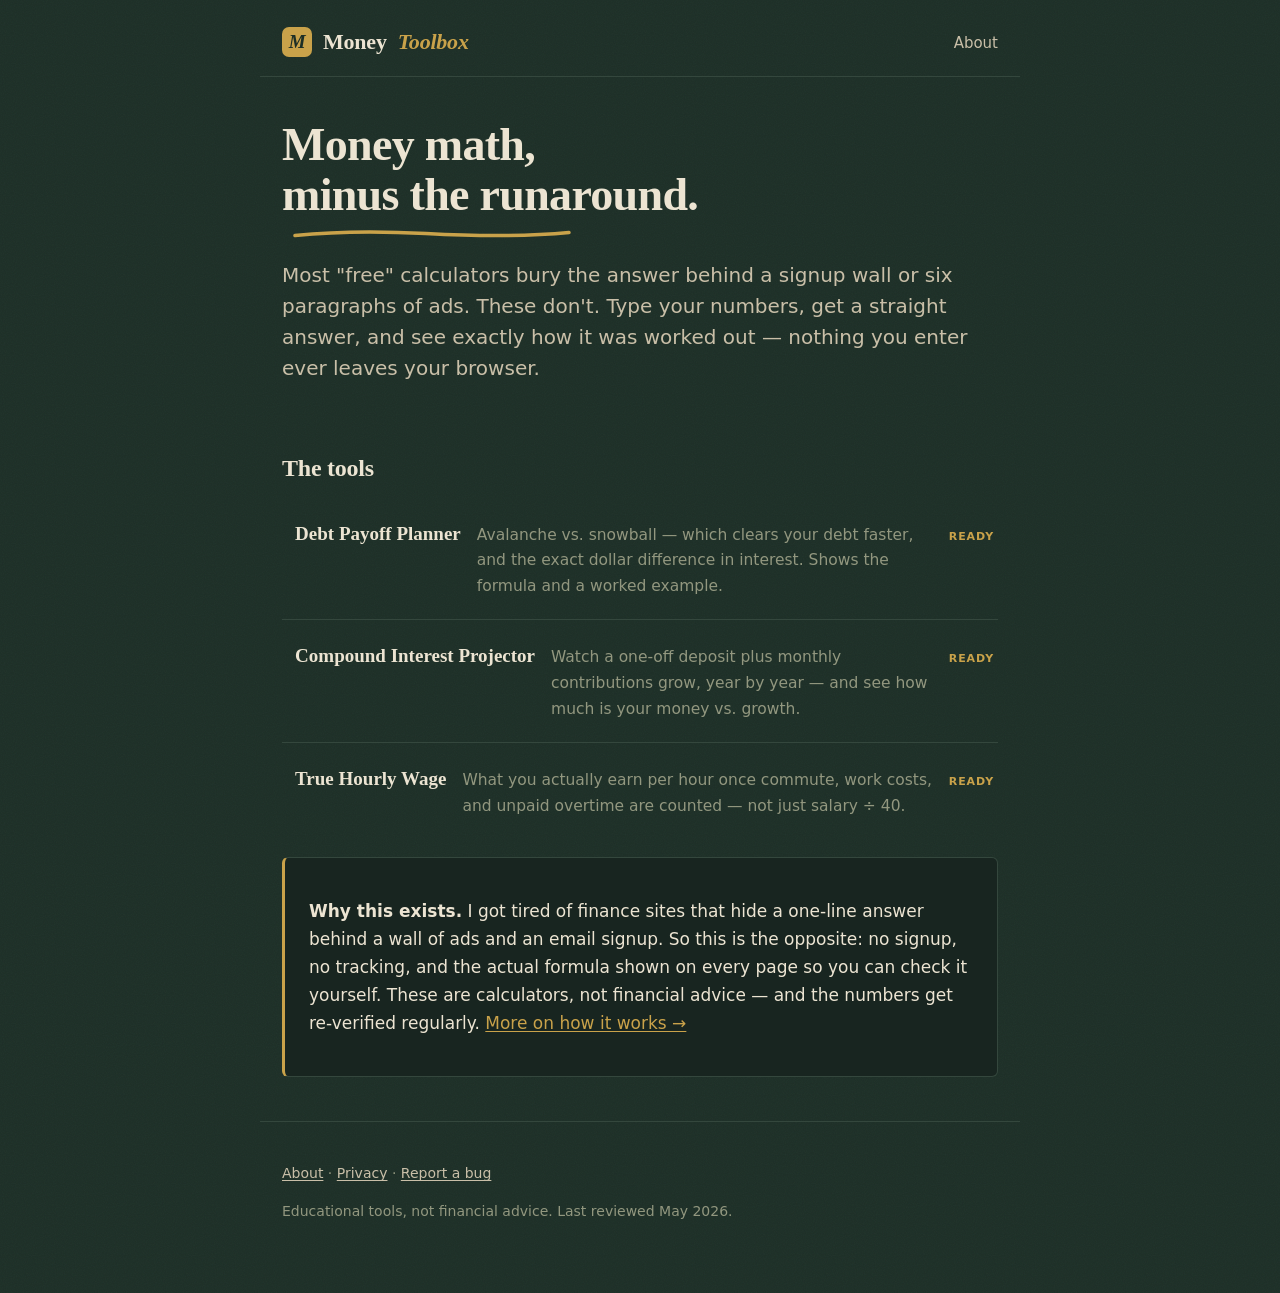
<file: index.html>
<!doctype html>
<html lang="en">
<head>
  <meta charset="utf-8">
  <meta name="viewport" content="width=device-width, initial-scale=1">
  <title>MoneyToolbox — free money calculators, no signup, no nonsense</title>
  <meta name="description" content="A small set of free personal-finance calculators that just give you the answer. No signup, no email wall. Debt payoff, compound interest, and more — with the math shown.">
  <link rel="canonical" href="https://jjackk0k.github.io/moneytoolbox-site/">
  <link rel="icon" href="assets/favicon.svg" type="image/svg+xml">
  <link rel="stylesheet" href="assets/style.css">
  <script type="application/ld+json">
  {"@context":"https://schema.org","@type":"Organization","name":"MoneyToolbox",
   "url":"https://jjackk0k.github.io/moneytoolbox-site/"}
  </script>
</head>
<body>
  <header>
    <a class="brand" href="./">Money<span>Toolbox</span></a>
    <nav class="nav"><a href="about/">About</a></nav>
  </header>
  <main>
    <section class="hero">
      <h1>Money math,<br>minus the runaround.</h1>
      <svg class="underline" viewBox="0 0 280 12" fill="none" aria-hidden="true">
        <path d="M3 7.5C46 3 92 3.2 134 5.5C176 7.8 224 9.5 277 4.5" stroke="currentColor" stroke-width="3.5" stroke-linecap="round"/>
      </svg>
      <p class="lead">Most "free" calculators bury the answer behind a signup wall or six paragraphs of ads. These don't. Type your numbers, get a straight answer, and see exactly how it was worked out — nothing you enter ever leaves your browser.</p>
    </section>

    <h2>The tools</h2>
    <div class="grid">
      <a class="tool-link" href="tools/debt-payoff/">
        <div class="card feature">
          <h3>Debt Payoff Planner</h3>
          <p>Avalanche vs. snowball — which clears your debt faster, and the exact dollar difference in interest. Shows the formula and a worked example.</p>
          <span class="tag">Ready</span>
        </div>
      </a>
      <a class="tool-link" href="tools/compound-interest/">
        <div class="card feature">
          <h3>Compound Interest Projector</h3>
          <p>Watch a one-off deposit plus monthly contributions grow, year by year — and see how much is your money vs. growth.</p>
          <span class="tag">Ready</span>
        </div>
      </a>
      <a class="tool-link" href="tools/true-hourly-wage/">
        <div class="card feature">
          <h3>True Hourly Wage</h3>
          <p>What you actually earn per hour once commute, work costs, and unpaid overtime are counted — not just salary ÷ 40.</p>
          <span class="tag">Ready</span>
        </div>
      </a>
    </div>

    <section class="card note">
      <p><strong>Why this exists.</strong> I got tired of finance sites that hide a one-line answer
      behind a wall of ads and an email signup. So this is the opposite: no signup, no tracking, and
      the actual formula shown on every page so you can check it yourself. These are calculators, not
      financial advice — and the numbers get re-verified regularly. <a href="about/">More on how it works →</a></p>
    </section>
  </main>
  <footer>
    <p><a href="about/">About</a> · <a href="privacy/">Privacy</a> · <a href="https://github.com/jjackk0k/moneytoolbox-site/issues">Report a bug</a></p>
    <p class="muted">Educational tools, not financial advice. Last reviewed May 2026.</p>
  </footer>
</body>
</html>
</file>
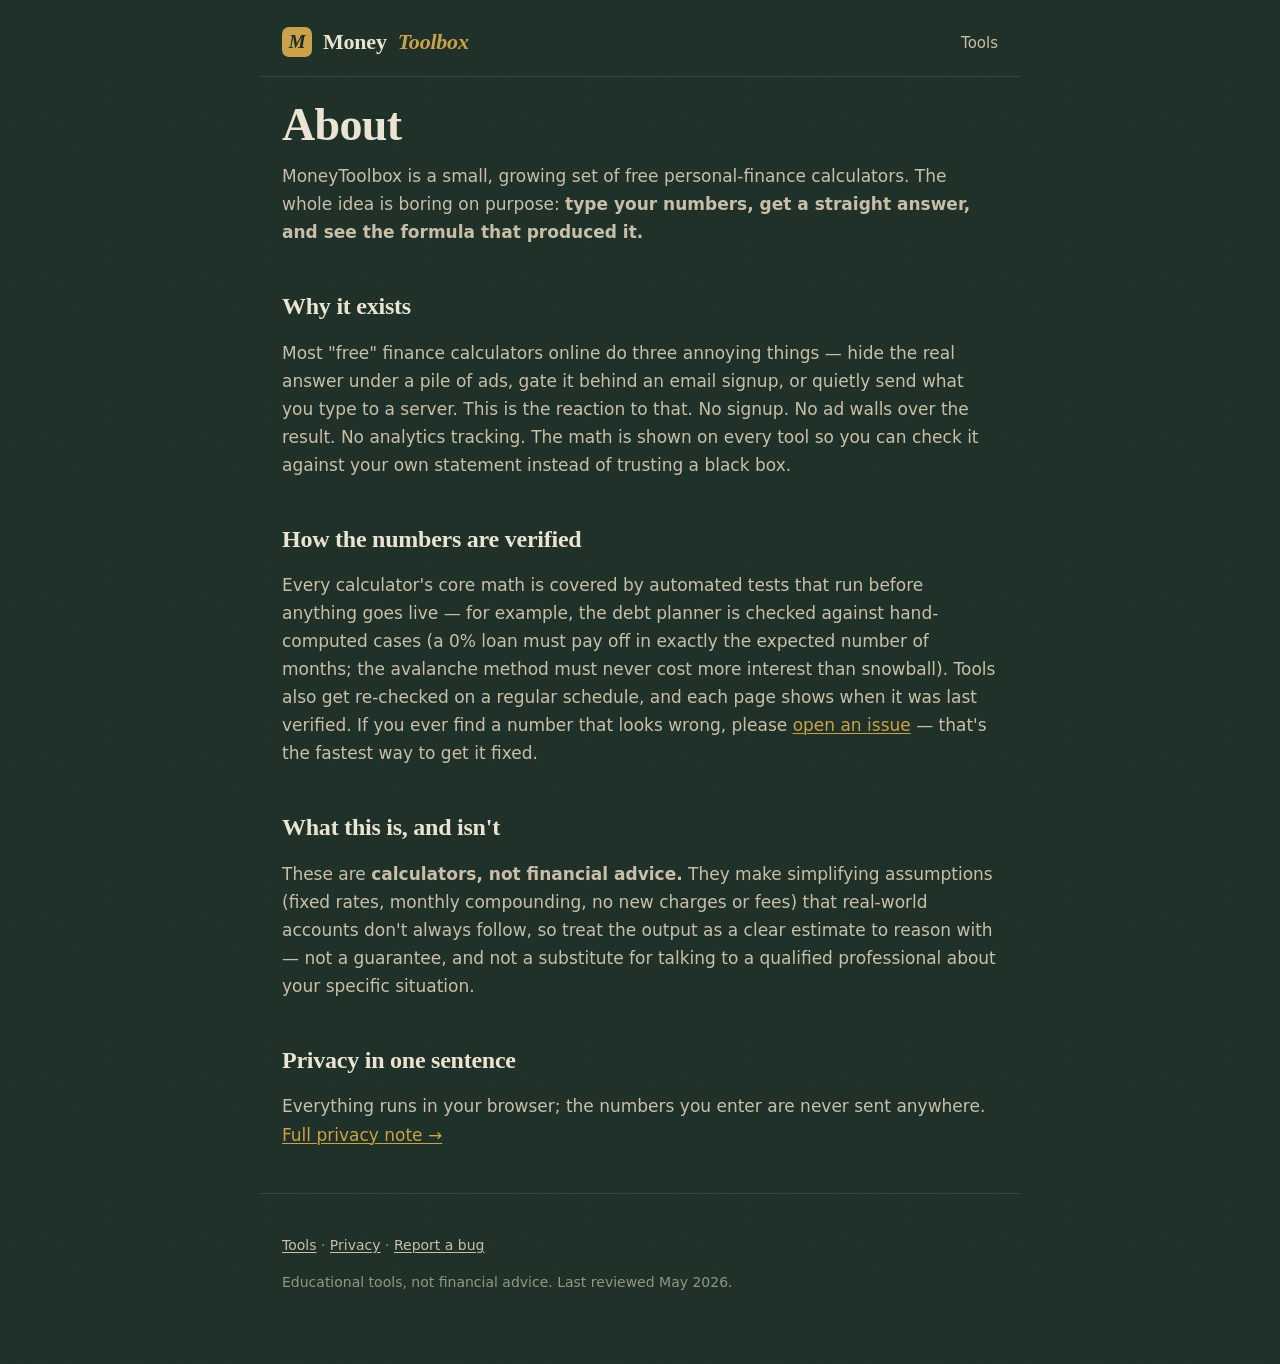
<file: about/index.html>
<!doctype html>
<html lang="en">
<head>
  <meta charset="utf-8">
  <meta name="viewport" content="width=device-width, initial-scale=1">
  <title>About MoneyToolbox — why it exists and how the math is checked</title>
  <meta name="description" content="MoneyToolbox is a small set of free, no-signup personal-finance calculators. Here's why it exists, how the calculations are verified, and what it is and isn't.">
  <link rel="canonical" href="https://jjackk0k.github.io/moneytoolbox-site/about/">
  <link rel="icon" href="../assets/favicon.svg" type="image/svg+xml">
  <link rel="stylesheet" href="../assets/style.css">
</head>
<body>
  <header>
    <a class="brand" href="../">Money<span>Toolbox</span></a>
    <nav class="nav"><a href="../">Tools</a></nav>
  </header>
  <main class="prose">
    <h1>About</h1>
    <p>MoneyToolbox is a small, growing set of free personal-finance calculators. The whole idea is
    boring on purpose: <strong>type your numbers, get a straight answer, and see the formula that produced it.</strong></p>

    <h2>Why it exists</h2>
    <p>Most "free" finance calculators online do three annoying things — hide the real answer under a pile of
    ads, gate it behind an email signup, or quietly send what you type to a server. This is the reaction to that.
    No signup. No ad walls over the result. No analytics tracking. The math is shown on every tool so you can
    check it against your own statement instead of trusting a black box.</p>

    <h2>How the numbers are verified</h2>
    <p>Every calculator's core math is covered by automated tests that run before anything goes live — for example,
    the debt planner is checked against hand-computed cases (a 0% loan must pay off in exactly the expected number
    of months; the avalanche method must never cost more interest than snowball). Tools also get re-checked on a
    regular schedule, and each page shows when it was last verified. If you ever find a number that looks wrong,
    please <a href="https://github.com/jjackk0k/moneytoolbox-site/issues" rel="noopener" target="_blank">open an issue</a> —
    that's the fastest way to get it fixed.</p>

    <h2>What this is, and isn't</h2>
    <p>These are <strong>calculators, not financial advice.</strong> They make simplifying assumptions (fixed rates,
    monthly compounding, no new charges or fees) that real-world accounts don't always follow, so treat the output as
    a clear estimate to reason with — not a guarantee, and not a substitute for talking to a qualified professional
    about your specific situation.</p>

    <h2>Privacy in one sentence</h2>
    <p>Everything runs in your browser; the numbers you enter are never sent anywhere.
    <a href="../privacy/">Full privacy note →</a></p>
  </main>
  <footer>
    <p><a href="../">Tools</a> · <a href="../privacy/">Privacy</a> · <a href="https://github.com/jjackk0k/moneytoolbox-site/issues">Report a bug</a></p>
    <p class="muted">Educational tools, not financial advice. Last reviewed May 2026.</p>
  </footer>
</body>
</html>
</file>
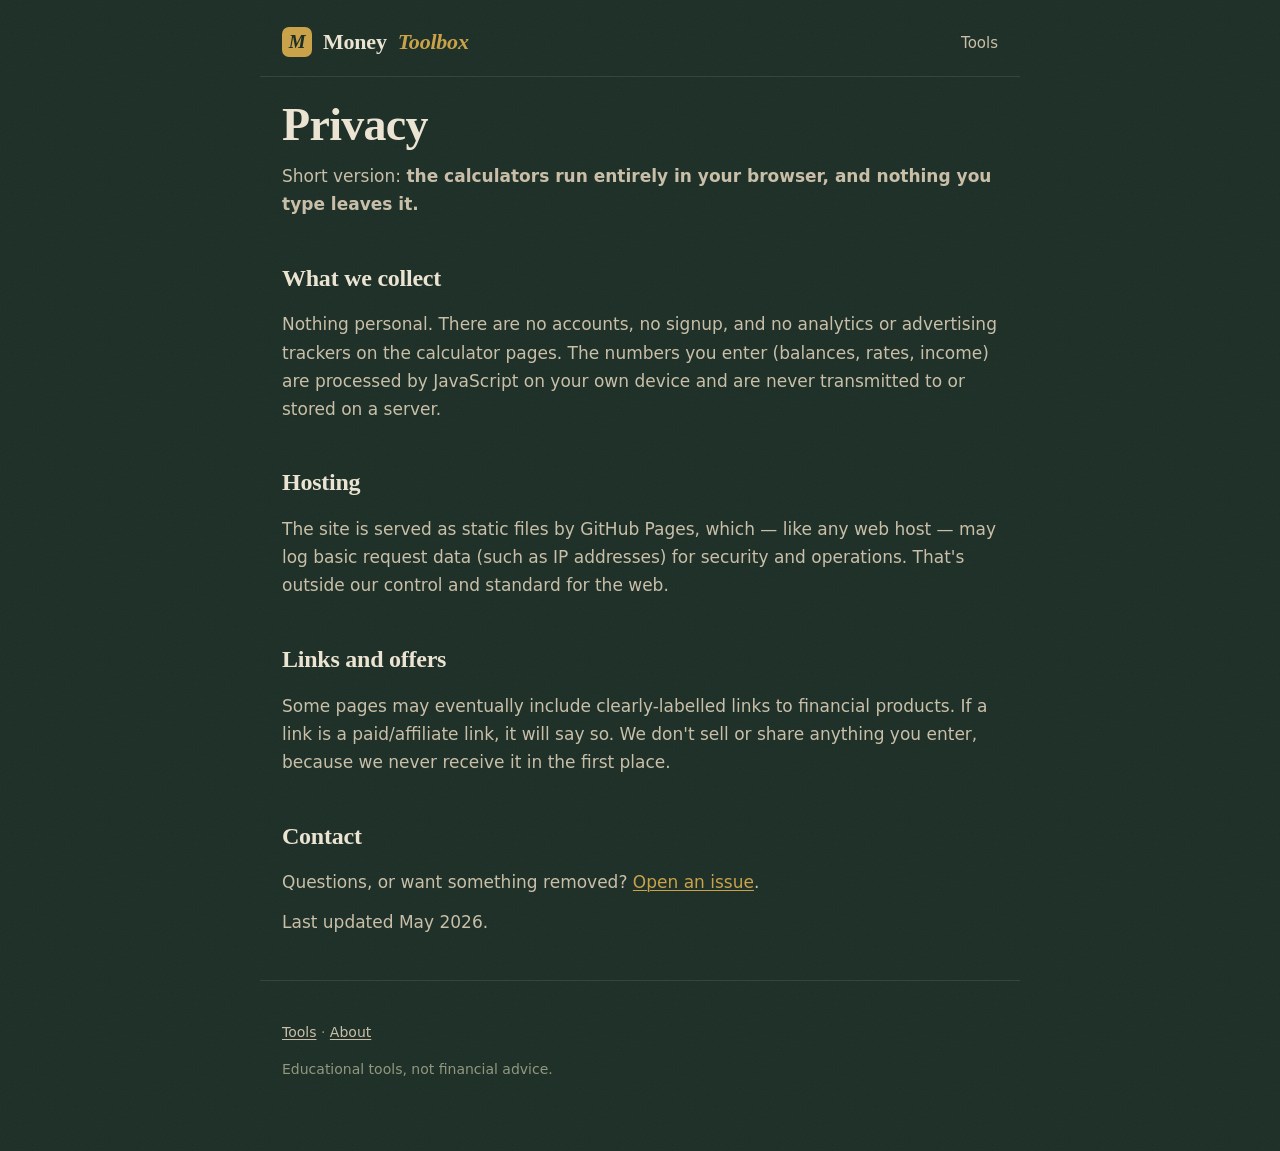
<file: privacy/index.html>
<!doctype html>
<html lang="en">
<head>
  <meta charset="utf-8">
  <meta name="viewport" content="width=device-width, initial-scale=1">
  <title>Privacy — MoneyToolbox</title>
  <meta name="description" content="MoneyToolbox privacy note: calculations run entirely in your browser. No accounts, no tracking, nothing you type is sent to a server.">
  <link rel="canonical" href="https://jjackk0k.github.io/moneytoolbox-site/privacy/">
  <link rel="icon" href="../assets/favicon.svg" type="image/svg+xml">
  <link rel="stylesheet" href="../assets/style.css">
</head>
<body>
  <header>
    <a class="brand" href="../">Money<span>Toolbox</span></a>
    <nav class="nav"><a href="../">Tools</a></nav>
  </header>
  <main class="prose">
    <h1>Privacy</h1>
    <p>Short version: <strong>the calculators run entirely in your browser, and nothing you type leaves it.</strong></p>
    <h2>What we collect</h2>
    <p>Nothing personal. There are no accounts, no signup, and no analytics or advertising trackers on the calculator
    pages. The numbers you enter (balances, rates, income) are processed by JavaScript on your own device and are never
    transmitted to or stored on a server.</p>
    <h2>Hosting</h2>
    <p>The site is served as static files by GitHub Pages, which — like any web host — may log basic request data
    (such as IP addresses) for security and operations. That's outside our control and standard for the web.</p>
    <h2>Links and offers</h2>
    <p>Some pages may eventually include clearly-labelled links to financial products. If a link is a paid/affiliate
    link, it will say so. We don't sell or share anything you enter, because we never receive it in the first place.</p>
    <h2>Contact</h2>
    <p>Questions, or want something removed? <a href="https://github.com/jjackk0k/moneytoolbox-site/issues" rel="noopener" target="_blank">Open an issue</a>.</p>
    <p class="muted">Last updated May 2026.</p>
  </main>
  <footer>
    <p><a href="../">Tools</a> · <a href="../about/">About</a></p>
    <p class="muted">Educational tools, not financial advice.</p>
  </footer>
</body>
</html>
</file>
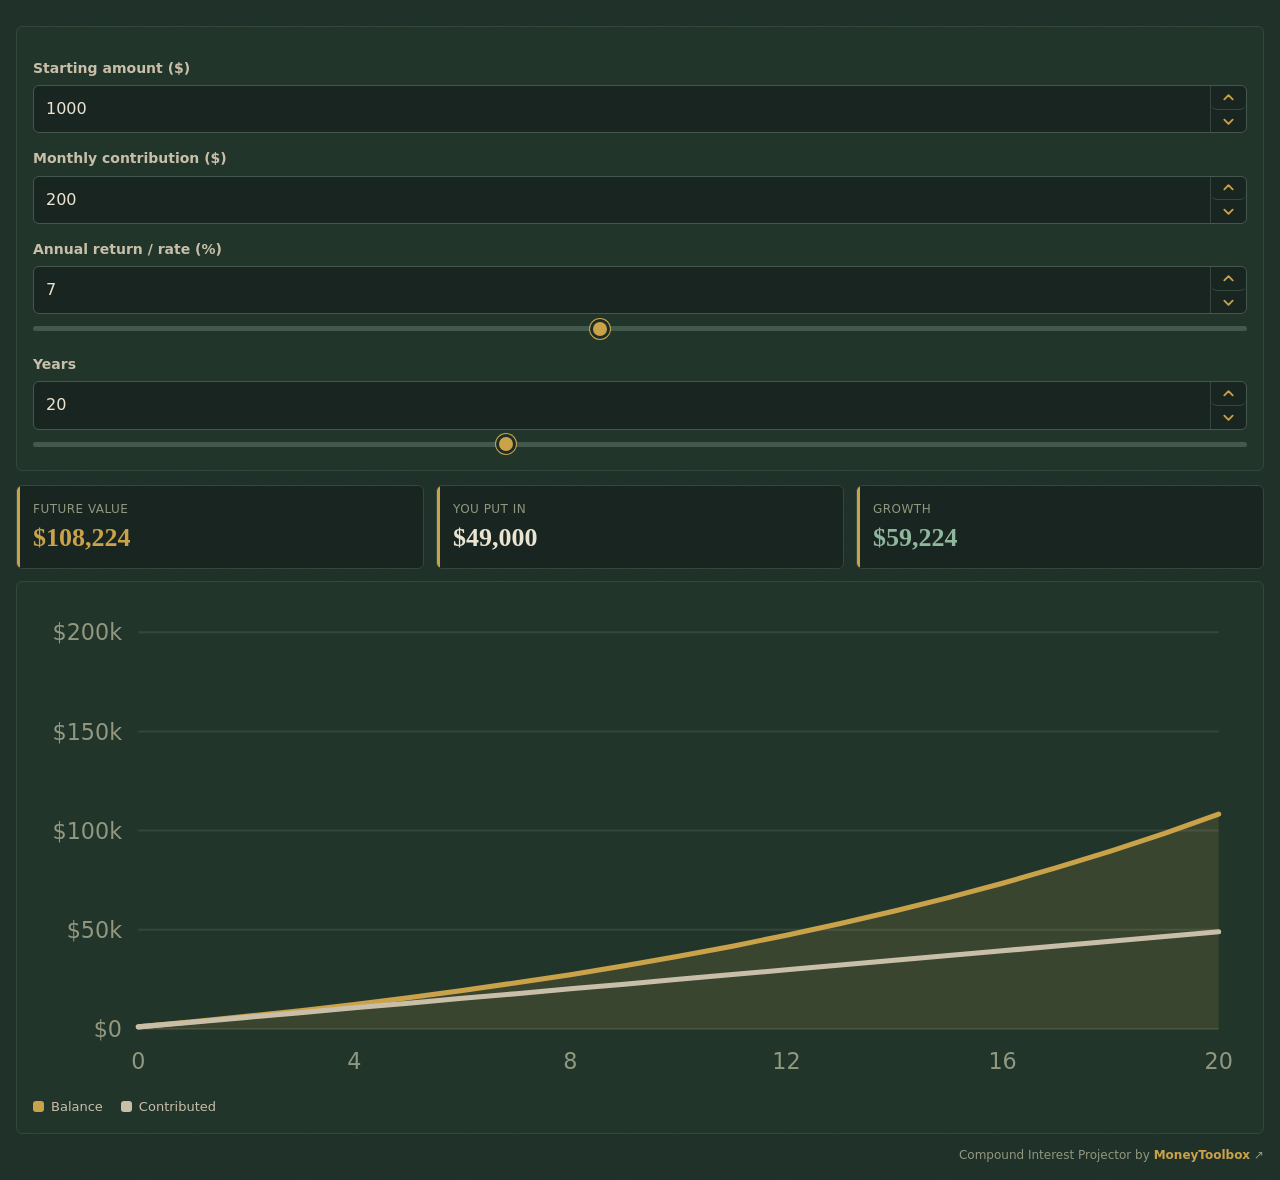
<file: embed/compound-interest/index.html>
<!doctype html>
<html lang="en">
<head>
  <meta charset="utf-8">
  <meta name="viewport" content="width=device-width, initial-scale=1">
  <meta name="robots" content="noindex">
  <title>Compound Interest Projector — MoneyToolbox widget</title>
  <link rel="stylesheet" href="../../assets/style.css">
</head>
<body class="embed">
  <main>
    <div class="card">
      <label for="principal">Starting amount ($)</label>
      <input id="principal" type="number" min="0" step="100" value="1000" inputmode="decimal">
      <label for="monthly">Monthly contribution ($)</label>
      <input id="monthly" type="number" min="0" step="25" value="200" inputmode="decimal">
      <label for="rate">Annual return / rate (%)</label>
      <input id="rate" type="number" min="0" max="30" step="0.1" value="7" inputmode="decimal">
      <input id="rateR" class="slider" type="range" min="0" max="15" step="0.1" value="7" aria-label="Rate slider">
      <label for="years">Years</label>
      <input id="years" type="number" min="1" max="60" step="1" value="20" inputmode="decimal">
      <input id="yearsR" class="slider" type="range" min="1" max="50" step="1" value="20" aria-label="Years slider">
    </div>
    <div id="results" class="reveal">
      <div class="stats">
        <div class="stat"><span class="k">Future value</span><span class="v brass" id="sFV">$0</span></div>
        <div class="stat"><span class="k">You put in</span><span class="v" id="sIn">$0</span></div>
        <div class="stat"><span class="k">Growth</span><span class="v sage" id="sGrow">$0</span></div>
      </div>
      <div class="card">
        <svg class="chart" id="chart" height="200" role="img" aria-label="Balance growth chart"></svg>
        <div class="legend">
          <span><i class="dot" style="background:#c9a24a"></i> Balance</span>
          <span><i class="dot" style="background:#c9bfa8"></i> Contributed</span>
        </div>
      </div>
    </div>
    <a class="attrib" href="../../tools/compound-interest/" target="_blank" rel="noopener">Compound Interest Projector by <b>MoneyToolbox</b> ↗</a>
  </main>
  <script src="../../assets/ui.js"></script>
  <script src="../../tools/compound-interest/app.js"></script>
</body>
</html>
</file>
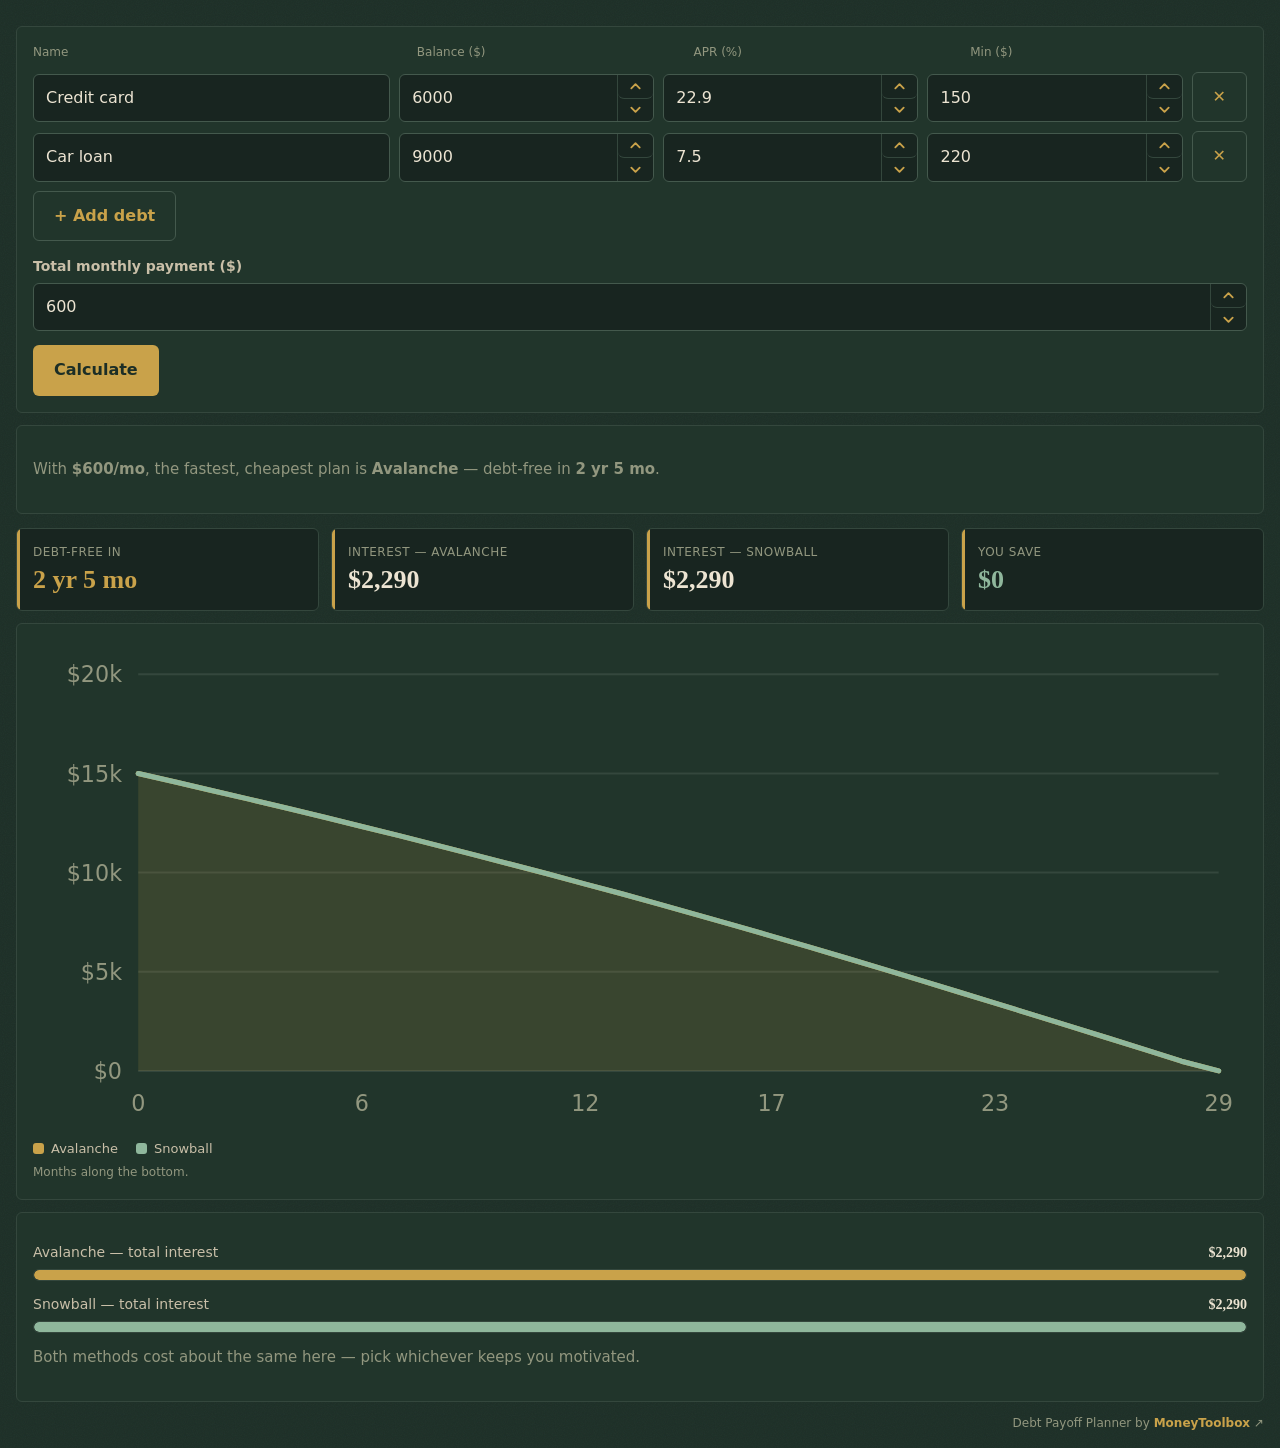
<file: embed/debt-payoff/index.html>
<!doctype html>
<html lang="en">
<head>
  <meta charset="utf-8">
  <meta name="viewport" content="width=device-width, initial-scale=1">
  <meta name="robots" content="noindex">
  <title>Debt Payoff Planner — MoneyToolbox widget</title>
  <link rel="stylesheet" href="../../assets/style.css">
</head>
<body class="embed">
  <main>
    <div class="card">
      <div class="debt-row muted" style="font-size:12px">
        <div>Name</div><div>Balance ($)</div><div>APR (%)</div><div>Min ($)</div><div></div>
      </div>
      <div id="debts"></div>
      <button class="btn-ghost" id="addDebt" type="button">+ Add debt</button>
      <label for="budget">Total monthly payment ($)</label>
      <input id="budget" type="number" min="0" step="10" value="600" inputmode="decimal">
      <div style="margin-top:14px"><button class="btn-primary" id="calc" type="button">Calculate</button></div>
    </div>
    <div id="results" class="reveal" hidden>
      <div class="card"><div id="summary"></div></div>
      <div id="viz">
        <div class="stats">
          <div class="stat"><span class="k">Debt-free in</span><span class="v brass" id="sFree">—</span></div>
          <div class="stat"><span class="k">Interest — avalanche</span><span class="v" id="sAv">$0</span></div>
          <div class="stat"><span class="k">Interest — snowball</span><span class="v" id="sSn">$0</span></div>
          <div class="stat"><span class="k">You save</span><span class="v sage" id="sSave">$0</span></div>
        </div>
        <div class="card">
          <svg class="chart" id="chart" height="200" role="img" aria-label="Debt balance over time"></svg>
          <div class="legend">
            <span><i class="dot" style="background:#c9a24a"></i> Avalanche</span>
            <span><i class="dot" style="background:#8fb79c"></i> Snowball</span>
          </div>
          <p class="muted" style="font-size:12px;margin:4px 0 0">Months along the bottom.</p>
        </div>
        <div class="card"><div id="bars"></div><p class="muted" id="recommend" style="margin-top:10px"></p></div>
      </div>
    </div>
    <a class="attrib" href="../../tools/debt-payoff/" target="_blank" rel="noopener">Debt Payoff Planner by <b>MoneyToolbox</b> ↗</a>
  </main>
  <script src="../../assets/ui.js"></script>
  <script src="../../tools/debt-payoff/app.js"></script>
</body>
</html>
</file>
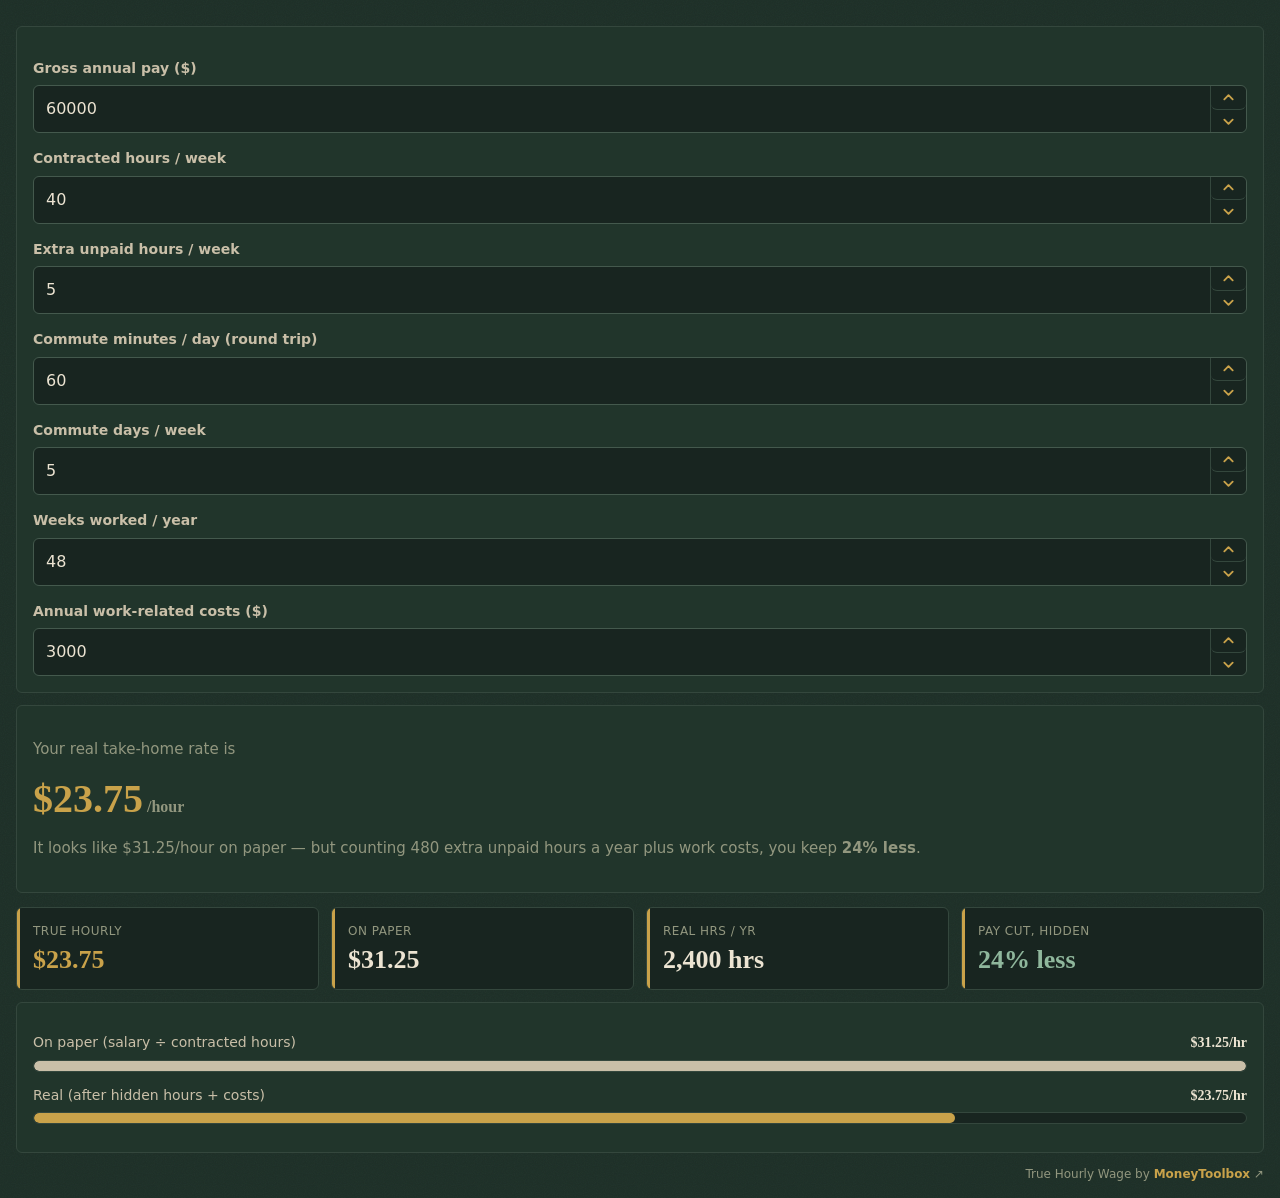
<file: embed/true-hourly-wage/index.html>
<!doctype html>
<html lang="en">
<head>
  <meta charset="utf-8">
  <meta name="viewport" content="width=device-width, initial-scale=1">
  <meta name="robots" content="noindex">
  <title>True Hourly Wage — MoneyToolbox widget</title>
  <link rel="stylesheet" href="../../assets/style.css">
</head>
<body class="embed">
  <main>
    <div class="card">
      <label for="gross">Gross annual pay ($)</label>
      <input id="gross" type="number" min="0" step="1000" value="60000" inputmode="decimal">
      <label for="hours">Contracted hours / week</label>
      <input id="hours" type="number" min="1" step="1" value="40" inputmode="decimal">
      <label for="extra">Extra unpaid hours / week</label>
      <input id="extra" type="number" min="0" step="1" value="5" inputmode="decimal">
      <label for="commuteMin">Commute minutes / day (round trip)</label>
      <input id="commuteMin" type="number" min="0" step="5" value="60" inputmode="decimal">
      <label for="commuteDays">Commute days / week</label>
      <input id="commuteDays" type="number" min="0" max="7" step="1" value="5" inputmode="decimal">
      <label for="weeks">Weeks worked / year</label>
      <input id="weeks" type="number" min="1" max="52" step="1" value="48" inputmode="decimal">
      <label for="costs">Annual work-related costs ($)</label>
      <input id="costs" type="number" min="0" step="100" value="3000" inputmode="decimal">
    </div>
    <div id="results" class="reveal" hidden>
      <div class="card"><div id="summary"></div></div>
      <div class="stats">
        <div class="stat"><span class="k">True hourly</span><span class="v brass" id="sTrue">$0</span></div>
        <div class="stat"><span class="k">On paper</span><span class="v" id="sPaper">$0</span></div>
        <div class="stat"><span class="k">Real hrs / yr</span><span class="v" id="sHours">0</span></div>
        <div class="stat"><span class="k">Pay cut, hidden</span><span class="v sage" id="sGap">0% less</span></div>
      </div>
      <div class="card"><div id="bars"></div></div>
    </div>
    <a class="attrib" href="../../tools/true-hourly-wage/" target="_blank" rel="noopener">True Hourly Wage by <b>MoneyToolbox</b> ↗</a>
  </main>
  <script src="../../assets/ui.js"></script>
  <script src="../../tools/true-hourly-wage/app.js"></script>
</body>
</html>
</file>
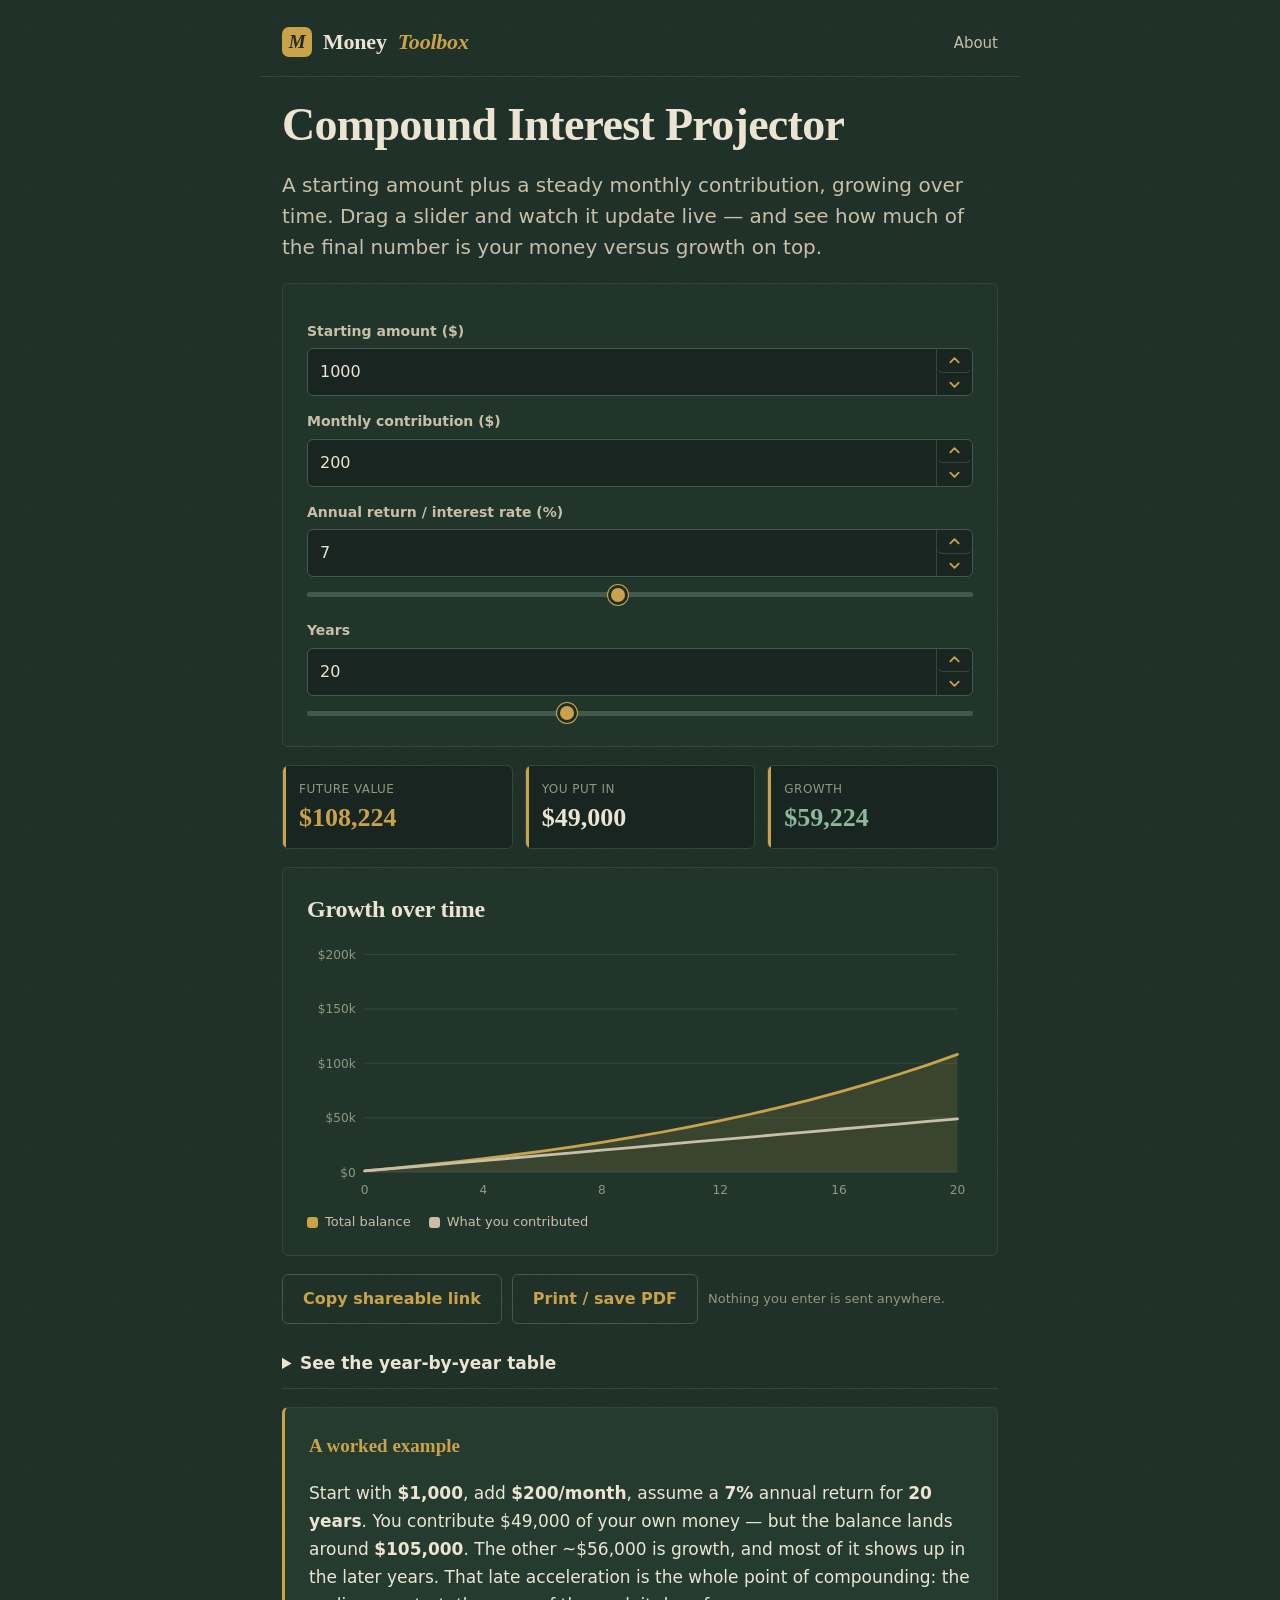
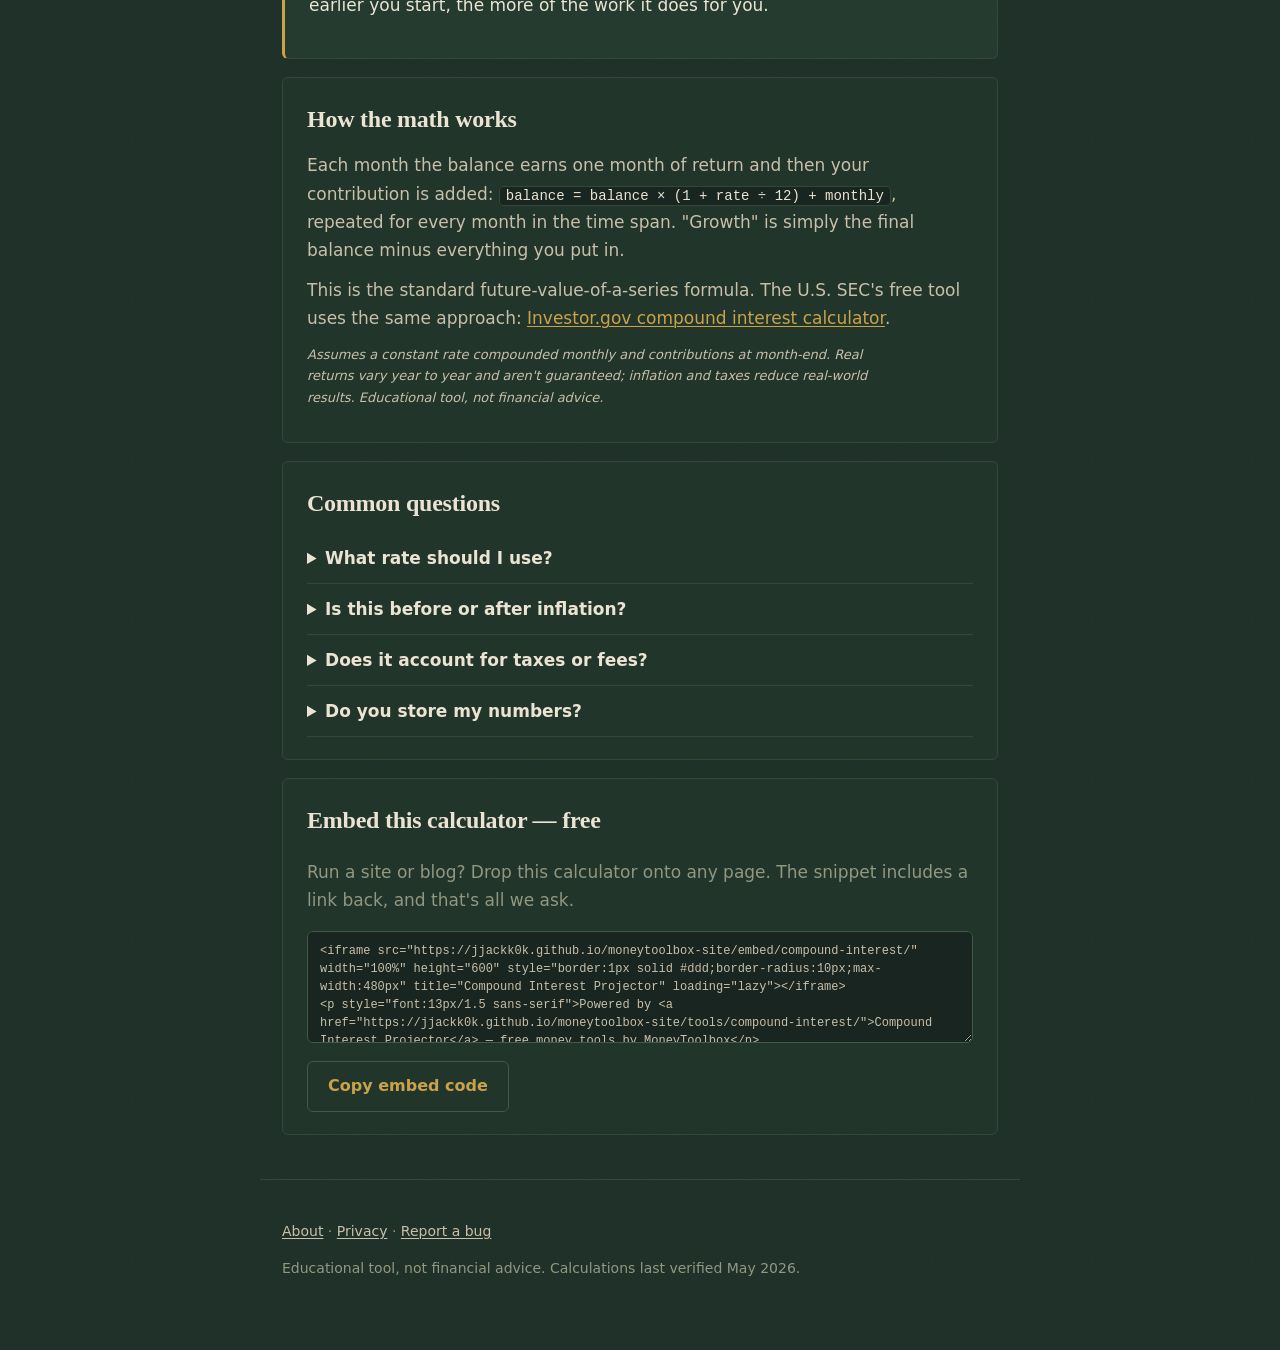
<file: tools/compound-interest/index.html>
<!doctype html>
<html lang="en">
<head>
  <meta charset="utf-8">
  <meta name="viewport" content="width=device-width, initial-scale=1">
  <title>Compound Interest Projector — see your savings grow (free, no signup)</title>
  <meta name="description" content="Free compound interest calculator with monthly contributions. Drag the sliders and watch the growth chart update live. See your future balance, your money vs. growth, year by year. No signup.">
  <link rel="canonical" href="https://jjackk0k.github.io/moneytoolbox-site/tools/compound-interest/">
  <link rel="icon" href="../../assets/favicon.svg" type="image/svg+xml">
  <link rel="stylesheet" href="../../assets/style.css">
  <script type="application/ld+json">
  {"@context":"https://schema.org","@type":"WebApplication","name":"Compound Interest Projector",
   "applicationCategory":"FinanceApplication","operatingSystem":"Web","offers":{"@type":"Offer","price":"0"},
   "dateModified":"2026-05-31","isAccessibleForFree":true}
  </script>
</head>
<body>
  <header>
    <a class="brand" href="../../">Money<span>Toolbox</span></a>
    <nav class="nav"><a href="../../about/">About</a></nav>
  </header>
  <main>
    <h1>Compound Interest Projector</h1>
    <p class="lead">A starting amount plus a steady monthly contribution, growing over time. Drag a slider and
    watch it update live — and see how much of the final number is your money versus growth on top.</p>

    <div class="card">
      <label for="principal">Starting amount ($)</label>
      <input id="principal" type="number" min="0" step="100" value="1000" inputmode="decimal">

      <label for="monthly">Monthly contribution ($)</label>
      <input id="monthly" type="number" min="0" step="25" value="200" inputmode="decimal">

      <label for="rate">Annual return / interest rate (%)</label>
      <input id="rate" type="number" min="0" max="30" step="0.1" value="7" inputmode="decimal">
      <input id="rateR" class="slider" type="range" min="0" max="15" step="0.1" value="7" aria-label="Rate slider">

      <label for="years">Years</label>
      <input id="years" type="number" min="1" max="60" step="1" value="20" inputmode="decimal">
      <input id="yearsR" class="slider" type="range" min="1" max="50" step="1" value="20" aria-label="Years slider">
    </div>

    <div id="results" class="reveal">
      <div class="stats">
        <div class="stat"><span class="k">Future value</span><span class="v brass" id="sFV">$0</span></div>
        <div class="stat"><span class="k">You put in</span><span class="v" id="sIn">$0</span></div>
        <div class="stat"><span class="k">Growth</span><span class="v sage" id="sGrow">$0</span></div>
      </div>

      <div class="card">
        <h2 style="margin-top:0">Growth over time</h2>
        <svg class="chart" id="chart" height="240" role="img" aria-label="Chart of balance growing over time"></svg>
        <div class="legend">
          <span><i class="dot" style="background:#c9a24a"></i> Total balance</span>
          <span><i class="dot" style="background:#c9bfa8"></i> What you contributed</span>
        </div>
      </div>

      <div class="share-row">
        <button class="btn-ghost" id="share" type="button">Copy shareable link</button>
        <button class="btn-ghost" id="print" type="button">Print / save PDF</button>
        <span class="hint">Nothing you enter is sent anywhere.</span>
      </div>

      <details style="margin-top:14px"><summary>See the year-by-year table</summary>
        <table><thead><tr><th>Year</th><th>Balance</th><th>You put in</th><th>Growth</th></tr></thead>
        <tbody id="breakdown"></tbody></table>
      </details>
    </div>

    <section class="card example">
      <h3>A worked example</h3>
      <p>Start with <strong>$1,000</strong>, add <strong>$200/month</strong>, assume a <strong>7%</strong> annual
      return for <strong>20 years</strong>. You contribute $49,000 of your own money — but the balance lands
      around <strong>$105,000</strong>. The other ~$56,000 is growth, and most of it shows up in the later years.
      That late acceleration is the whole point of compounding: the earlier you start, the more of the work it does for you.</p>
    </section>

    <section class="card prose">
      <h2 style="margin-top:0">How the math works</h2>
      <p>Each month the balance earns one month of return and then your contribution is added:
      <code>balance = balance × (1 + rate ÷ 12) + monthly</code>, repeated for every month in the time span.
      "Growth" is simply the final balance minus everything you put in.</p>
      <p>This is the standard future-value-of-a-series formula. The U.S. SEC's free tool uses the same approach:
      <a href="https://www.investor.gov/financial-tools-calculators/calculators/compound-interest-calculator" rel="nofollow noopener" target="_blank">Investor.gov compound interest calculator</a>.</p>
      <p class="disclaimer">Assumes a constant rate compounded monthly and contributions at month-end. Real returns vary
      year to year and aren't guaranteed; inflation and taxes reduce real-world results. Educational tool, not financial advice.</p>
    </section>

    <section class="card">
      <h2 style="margin-top:0">Common questions</h2>
      <details><summary>What rate should I use?</summary>
        <p>For a diversified stock-market estimate, people often use 6–8% as a long-run average (before inflation).
        For a savings account, use its APY. There's no "correct" number — drag the slider to see the range.</p></details>
      <details><summary>Is this before or after inflation?</summary>
        <p>Before. To see today's-dollars purchasing power, subtract your inflation assumption from the rate
        (e.g. enter 4% instead of 7% to roughly net out ~3% inflation).</p></details>
      <details><summary>Does it account for taxes or fees?</summary>
        <p>No — it's the gross projection. Account fees and taxes on gains would lower the real total.</p></details>
      <details><summary>Do you store my numbers?</summary>
        <p>No. It all runs in your browser; nothing is sent anywhere, and there's no tracker on this page.</p></details>
    </section>
    <section class="card">
      <h2 style="margin-top:0">Embed this calculator — free</h2>
      <p class="muted">Run a site or blog? Drop this calculator onto any page. The snippet includes a link back, and that's all we ask.</p>
      <textarea class="embed-code" id="embedCode" readonly rows="5">&lt;iframe src="https://jjackk0k.github.io/moneytoolbox-site/embed/compound-interest/" width="100%" height="600" style="border:1px solid #ddd;border-radius:10px;max-width:480px" title="Compound Interest Projector" loading="lazy"&gt;&lt;/iframe&gt;
&lt;p style="font:13px/1.5 sans-serif"&gt;Powered by &lt;a href="https://jjackk0k.github.io/moneytoolbox-site/tools/compound-interest/"&gt;Compound Interest Projector&lt;/a&gt; — free money tools by MoneyToolbox&lt;/p&gt;</textarea>
      <button class="btn-ghost" data-copy="#embedCode" type="button">Copy embed code</button>
    </section>
  </main>
  <footer>
    <p><a href="../../about/">About</a> · <a href="../../privacy/">Privacy</a> · <a href="https://github.com/jjackk0k/moneytoolbox-site/issues">Report a bug</a></p>
    <p class="muted">Educational tool, not financial advice. Calculations last verified May 2026.</p>
  </footer>
  <script src="../../assets/ui.js"></script>
  <script src="app.js"></script>
</body>
</html>
</file>
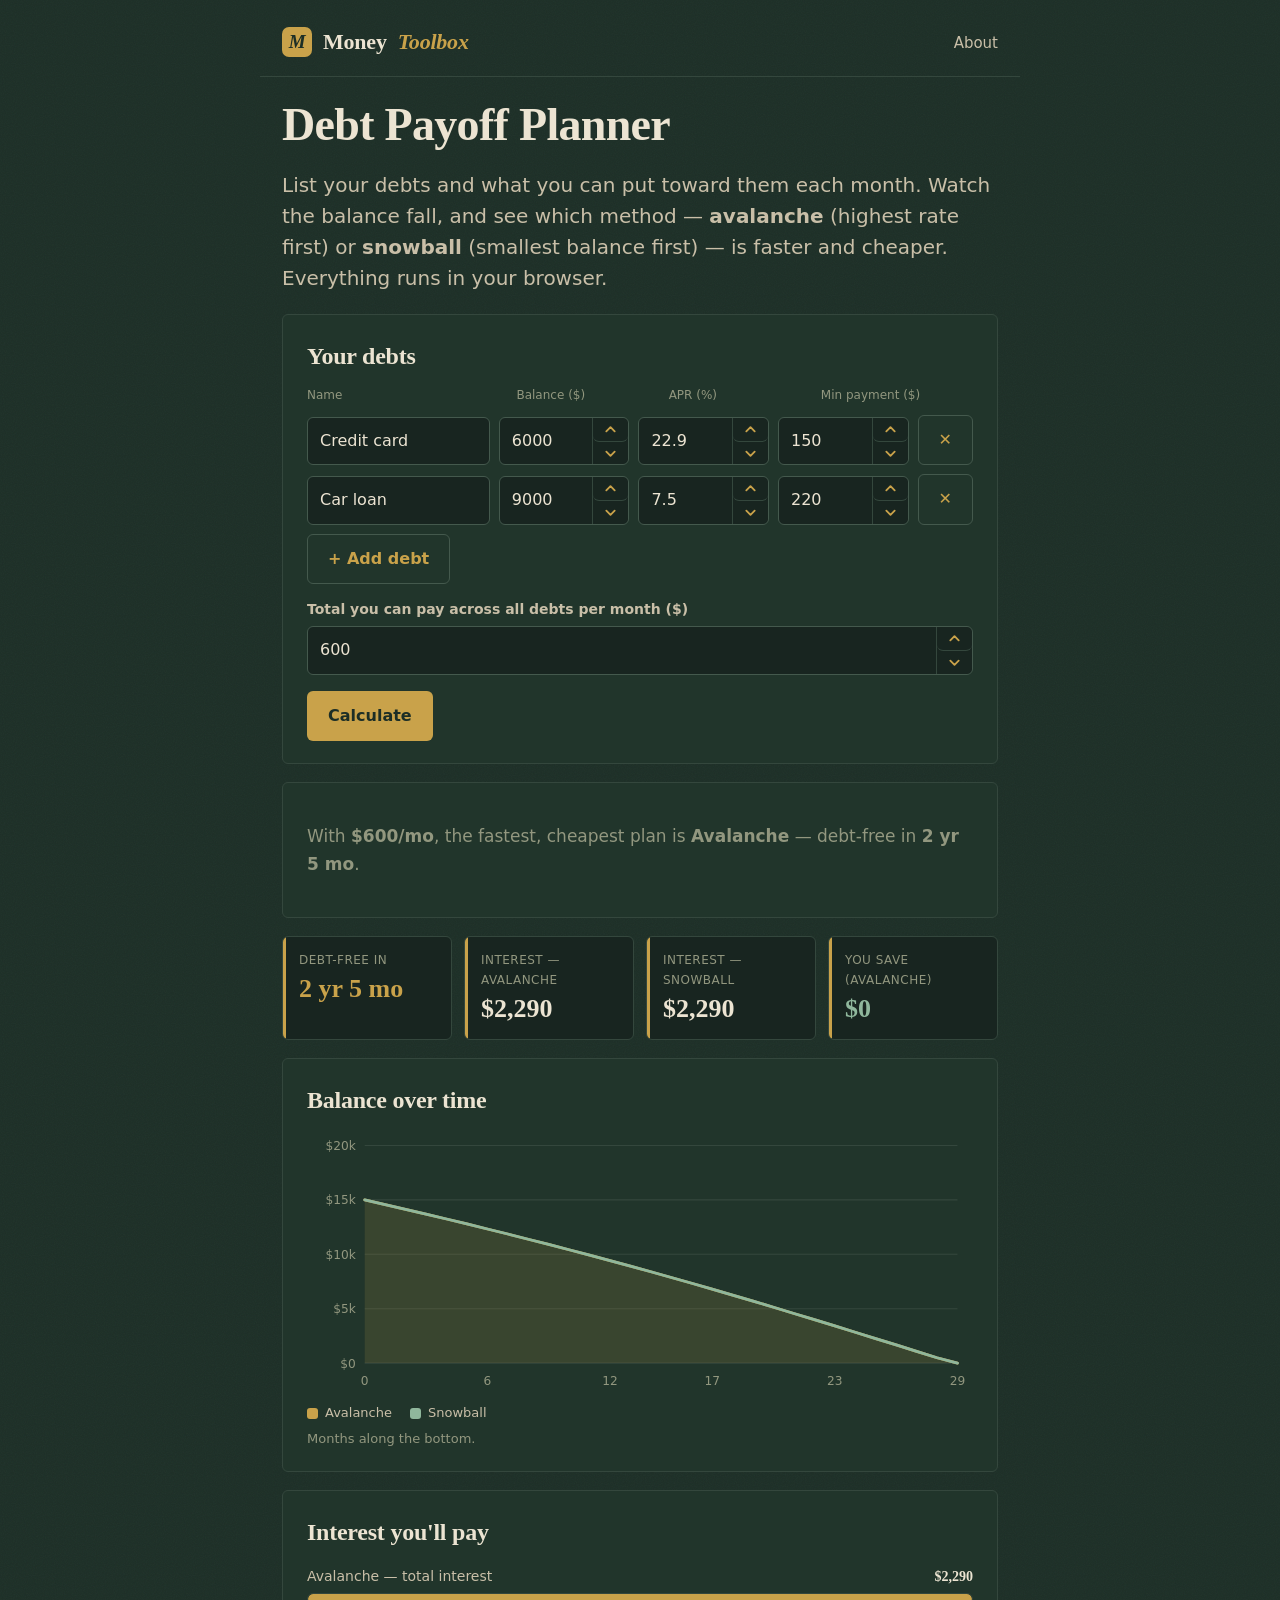
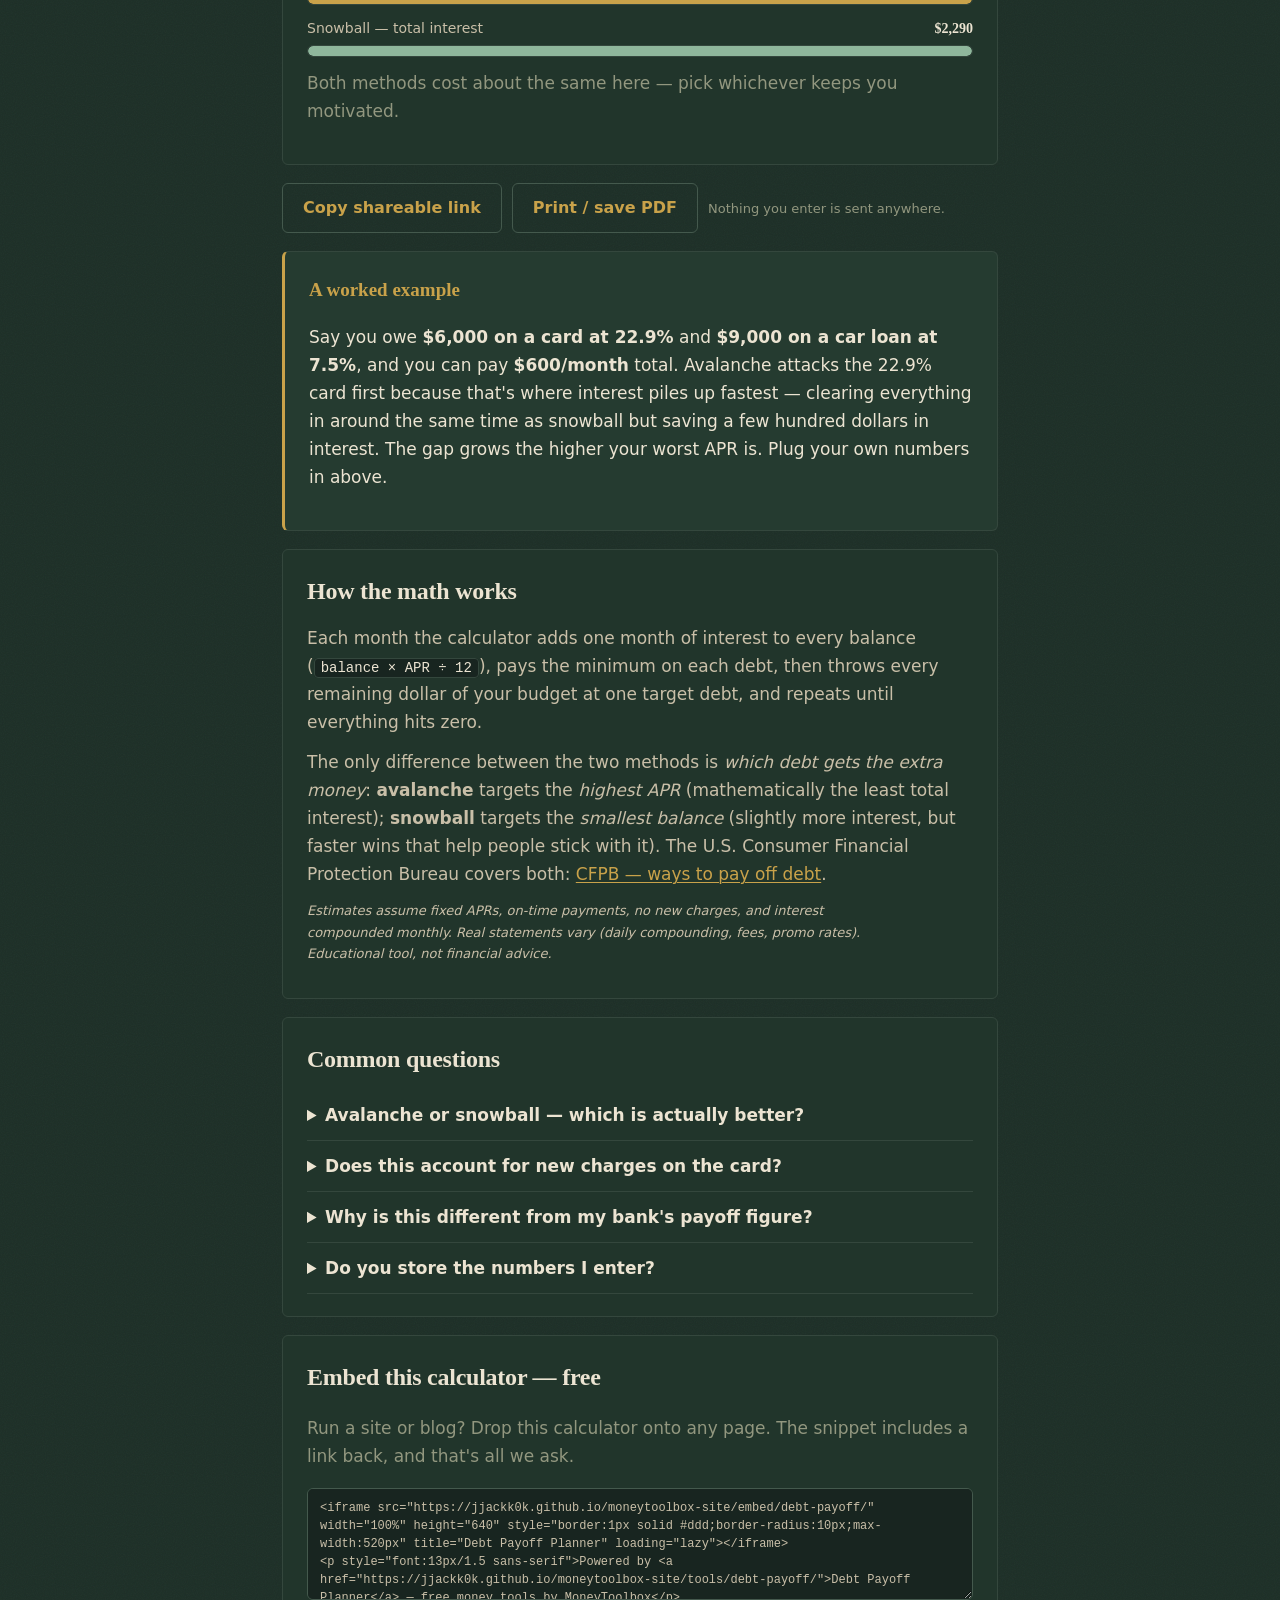
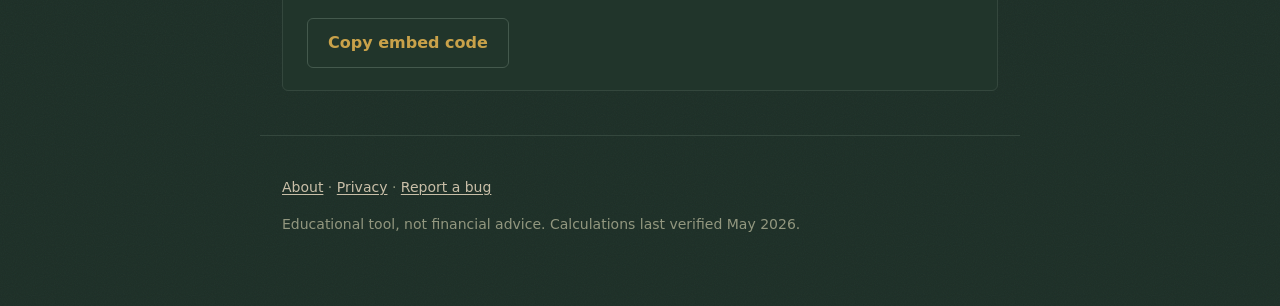
<file: tools/debt-payoff/index.html>
<!doctype html>
<html lang="en">
<head>
  <meta charset="utf-8">
  <meta name="viewport" content="width=device-width, initial-scale=1">
  <title>Debt Payoff Planner — Avalanche vs. Snowball Calculator (free, no signup)</title>
  <meta name="description" content="Free debt payoff calculator. Watch your balance fall over time, compare avalanche vs. snowball, and see the exact interest difference and payoff date. No signup; nothing leaves your browser.">
  <link rel="canonical" href="https://jjackk0k.github.io/moneytoolbox-site/tools/debt-payoff/">
  <link rel="icon" href="../../assets/favicon.svg" type="image/svg+xml">
  <link rel="stylesheet" href="../../assets/style.css">
  <script type="application/ld+json">
  {"@context":"https://schema.org","@type":"WebApplication","name":"Debt Payoff Planner",
   "applicationCategory":"FinanceApplication","operatingSystem":"Web","offers":{"@type":"Offer","price":"0"},
   "dateModified":"2026-05-31","isAccessibleForFree":true}
  </script>
</head>
<body>
  <header>
    <a class="brand" href="../../">Money<span>Toolbox</span></a>
    <nav class="nav"><a href="../../about/">About</a></nav>
  </header>
  <main>
    <h1>Debt Payoff Planner</h1>
    <p class="lead">List your debts and what you can put toward them each month. Watch the balance fall, and see which
    method — <strong>avalanche</strong> (highest rate first) or <strong>snowball</strong> (smallest balance first) —
    is faster and cheaper. Everything runs in your browser.</p>

    <div class="card">
      <h2 style="margin-top:0">Your debts</h2>
      <div class="debt-row muted" style="font-size:12px">
        <div>Name</div><div>Balance ($)</div><div>APR (%)</div><div>Min payment ($)</div><div></div>
      </div>
      <div id="debts"></div>
      <button class="btn-ghost" id="addDebt" type="button">+ Add debt</button>
      <label for="budget">Total you can pay across all debts per month ($)</label>
      <input id="budget" type="number" min="0" step="10" value="600" inputmode="decimal">
      <div style="margin-top:16px"><button class="btn-primary" id="calc" type="button">Calculate</button></div>
    </div>

    <div id="results" class="reveal" hidden>
      <div class="card"><div id="summary"></div></div>
      <div id="viz">
        <div class="stats">
          <div class="stat"><span class="k">Debt-free in</span><span class="v brass" id="sFree">—</span></div>
          <div class="stat"><span class="k">Interest — avalanche</span><span class="v" id="sAv">$0</span></div>
          <div class="stat"><span class="k">Interest — snowball</span><span class="v" id="sSn">$0</span></div>
          <div class="stat"><span class="k">You save (avalanche)</span><span class="v sage" id="sSave">$0</span></div>
        </div>
        <div class="card">
          <h2 style="margin-top:0">Balance over time</h2>
          <svg class="chart" id="chart" height="240" role="img" aria-label="Debt balance falling over time"></svg>
          <div class="legend">
            <span><i class="dot" style="background:#c9a24a"></i> Avalanche</span>
            <span><i class="dot" style="background:#8fb79c"></i> Snowball</span>
          </div>
          <p class="muted" style="font-size:13px;margin:4px 0 0">Months along the bottom.</p>
        </div>
        <div class="card">
          <h2 style="margin-top:0">Interest you'll pay</h2>
          <div id="bars"></div>
          <p class="muted" id="recommend" style="margin-top:10px"></p>
        </div>
        <div class="card affiliate-slot" id="offers" hidden></div>
        <div class="share-row">
          <button class="btn-ghost" id="share" type="button">Copy shareable link</button>
          <button class="btn-ghost" id="print" type="button">Print / save PDF</button>
          <span class="hint">Nothing you enter is sent anywhere.</span>
        </div>
      </div>
    </div>

    <section class="card example">
      <h3>A worked example</h3>
      <p>Say you owe <strong>$6,000 on a card at 22.9%</strong> and <strong>$9,000 on a car loan at 7.5%</strong>,
      and you can pay <strong>$600/month</strong> total. Avalanche attacks the 22.9% card first because that's where
      interest piles up fastest — clearing everything in around the same time as snowball but saving a few hundred
      dollars in interest. The gap grows the higher your worst APR is. Plug your own numbers in above.</p>
    </section>

    <section class="card prose">
      <h2 style="margin-top:0">How the math works</h2>
      <p>Each month the calculator adds one month of interest to every balance (<code>balance × APR ÷ 12</code>),
      pays the minimum on each debt, then throws every remaining dollar of your budget at one target debt, and repeats
      until everything hits zero.</p>
      <p>The only difference between the two methods is <em>which debt gets the extra money</em>:
      <strong>avalanche</strong> targets the <em>highest APR</em> (mathematically the least total interest);
      <strong>snowball</strong> targets the <em>smallest balance</em> (slightly more interest, but faster wins that
      help people stick with it). The U.S. Consumer Financial Protection Bureau covers both:
      <a href="https://www.consumerfinance.gov/ask-cfpb/what-is-the-best-way-to-pay-off-debt-en-1955/" rel="nofollow noopener" target="_blank">CFPB — ways to pay off debt</a>.</p>
      <p class="disclaimer">Estimates assume fixed APRs, on-time payments, no new charges, and interest compounded
      monthly. Real statements vary (daily compounding, fees, promo rates). Educational tool, not financial advice.</p>
    </section>

    <section class="card">
      <h2 style="margin-top:0">Common questions</h2>
      <details><summary>Avalanche or snowball — which is actually better?</summary>
        <p>Avalanche always costs less interest. Snowball gives faster psychological wins. If the gap is small (the
        tool tells you the exact number), pick whichever you'll stick with.</p></details>
      <details><summary>Does this account for new charges on the card?</summary>
        <p>No — it assumes you stop adding to the balances. New spending resets the math.</p></details>
      <details><summary>Why is this different from my bank's payoff figure?</summary>
        <p>Banks often compound daily and add fees; this uses monthly compounding for clarity. Expect your real
        payoff to be within a few dollars-per-month of this estimate.</p></details>
      <details><summary>Do you store the numbers I enter?</summary>
        <p>No. The whole calculation runs in your browser; nothing is sent to a server, and there's no tracker.</p></details>
    </section>
    <section class="card">
      <h2 style="margin-top:0">Embed this calculator — free</h2>
      <p class="muted">Run a site or blog? Drop this calculator onto any page. The snippet includes a link back, and that's all we ask.</p>
      <textarea class="embed-code" id="embedCode" readonly rows="5">&lt;iframe src="https://jjackk0k.github.io/moneytoolbox-site/embed/debt-payoff/" width="100%" height="640" style="border:1px solid #ddd;border-radius:10px;max-width:520px" title="Debt Payoff Planner" loading="lazy"&gt;&lt;/iframe&gt;
&lt;p style="font:13px/1.5 sans-serif"&gt;Powered by &lt;a href="https://jjackk0k.github.io/moneytoolbox-site/tools/debt-payoff/"&gt;Debt Payoff Planner&lt;/a&gt; — free money tools by MoneyToolbox&lt;/p&gt;</textarea>
      <button class="btn-ghost" data-copy="#embedCode" type="button">Copy embed code</button>
    </section>
  </main>
  <footer>
    <p><a href="../../about/">About</a> · <a href="../../privacy/">Privacy</a> · <a href="https://github.com/jjackk0k/moneytoolbox-site/issues">Report a bug</a></p>
    <p class="muted">Educational tool, not financial advice. Calculations last verified May 2026.</p>
  </footer>
  <script src="../../assets/ui.js"></script>
  <script src="app.js"></script>
</body>
</html>
</file>
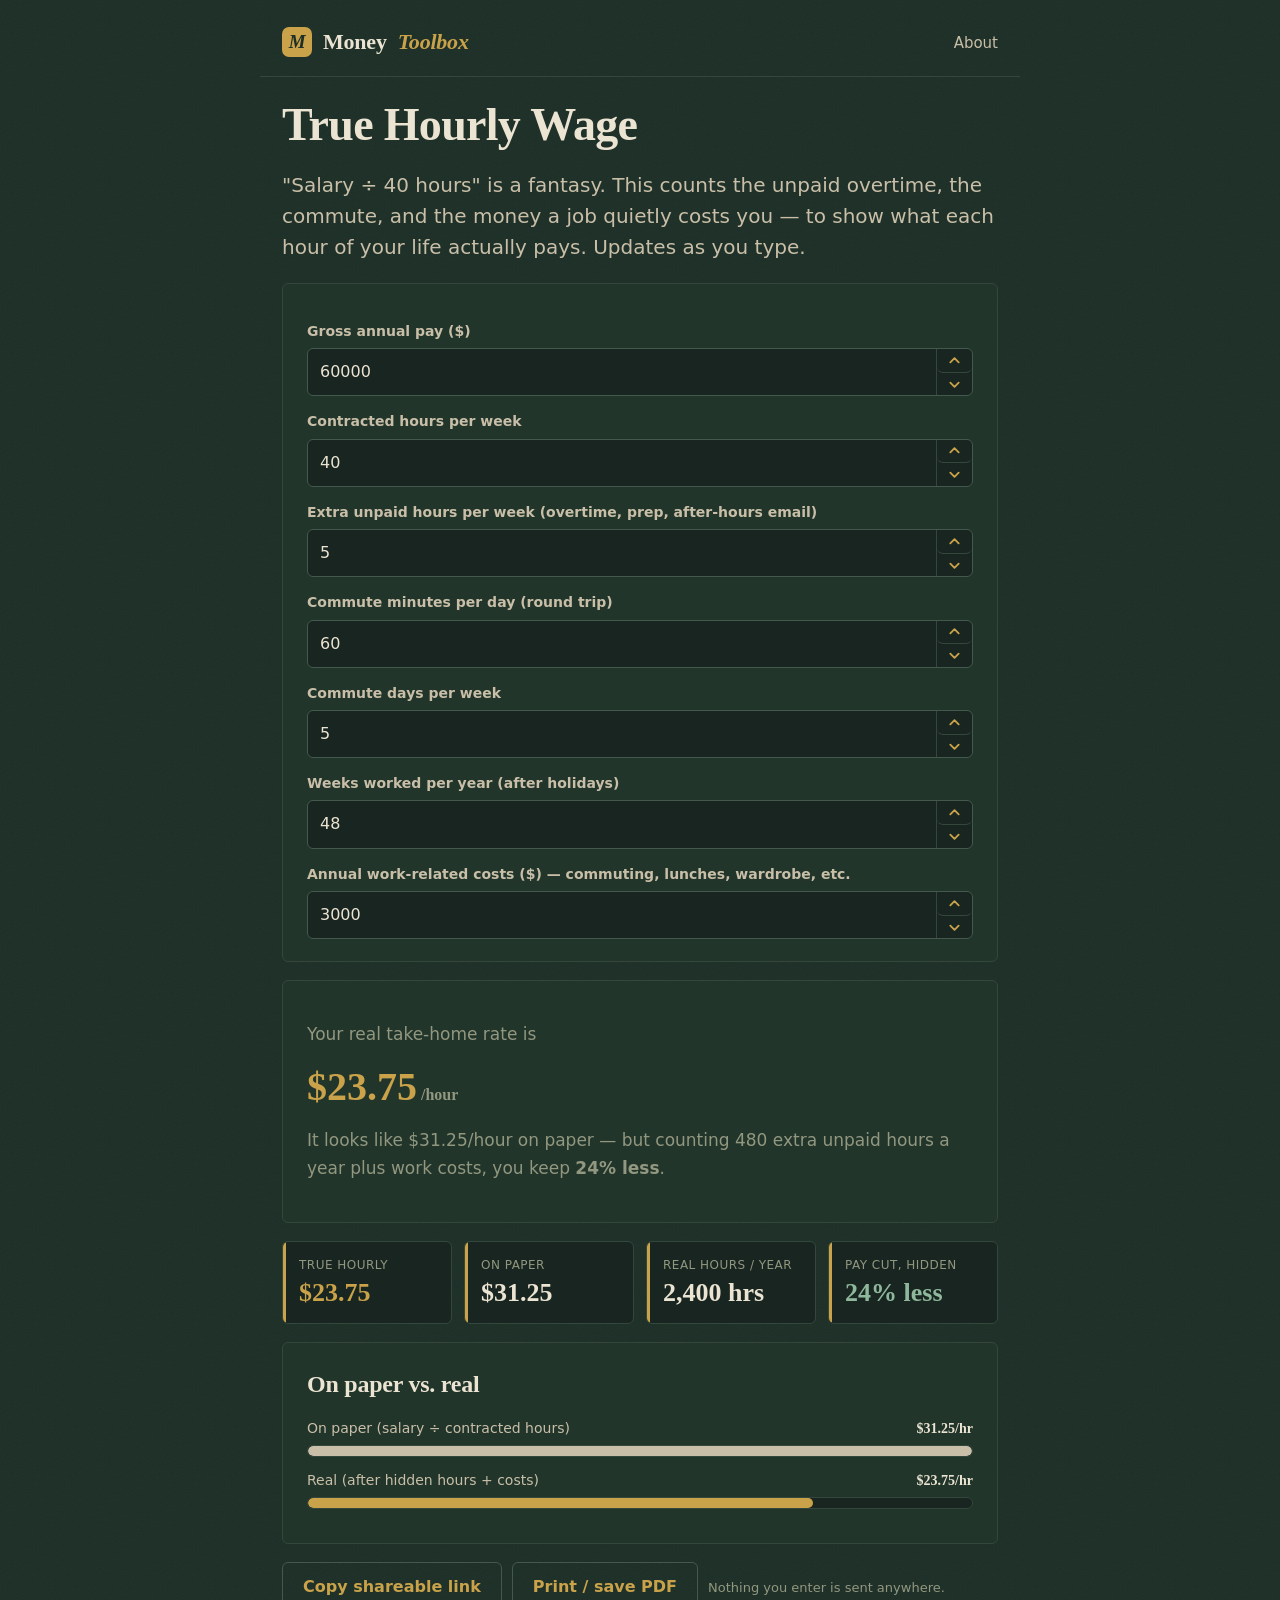
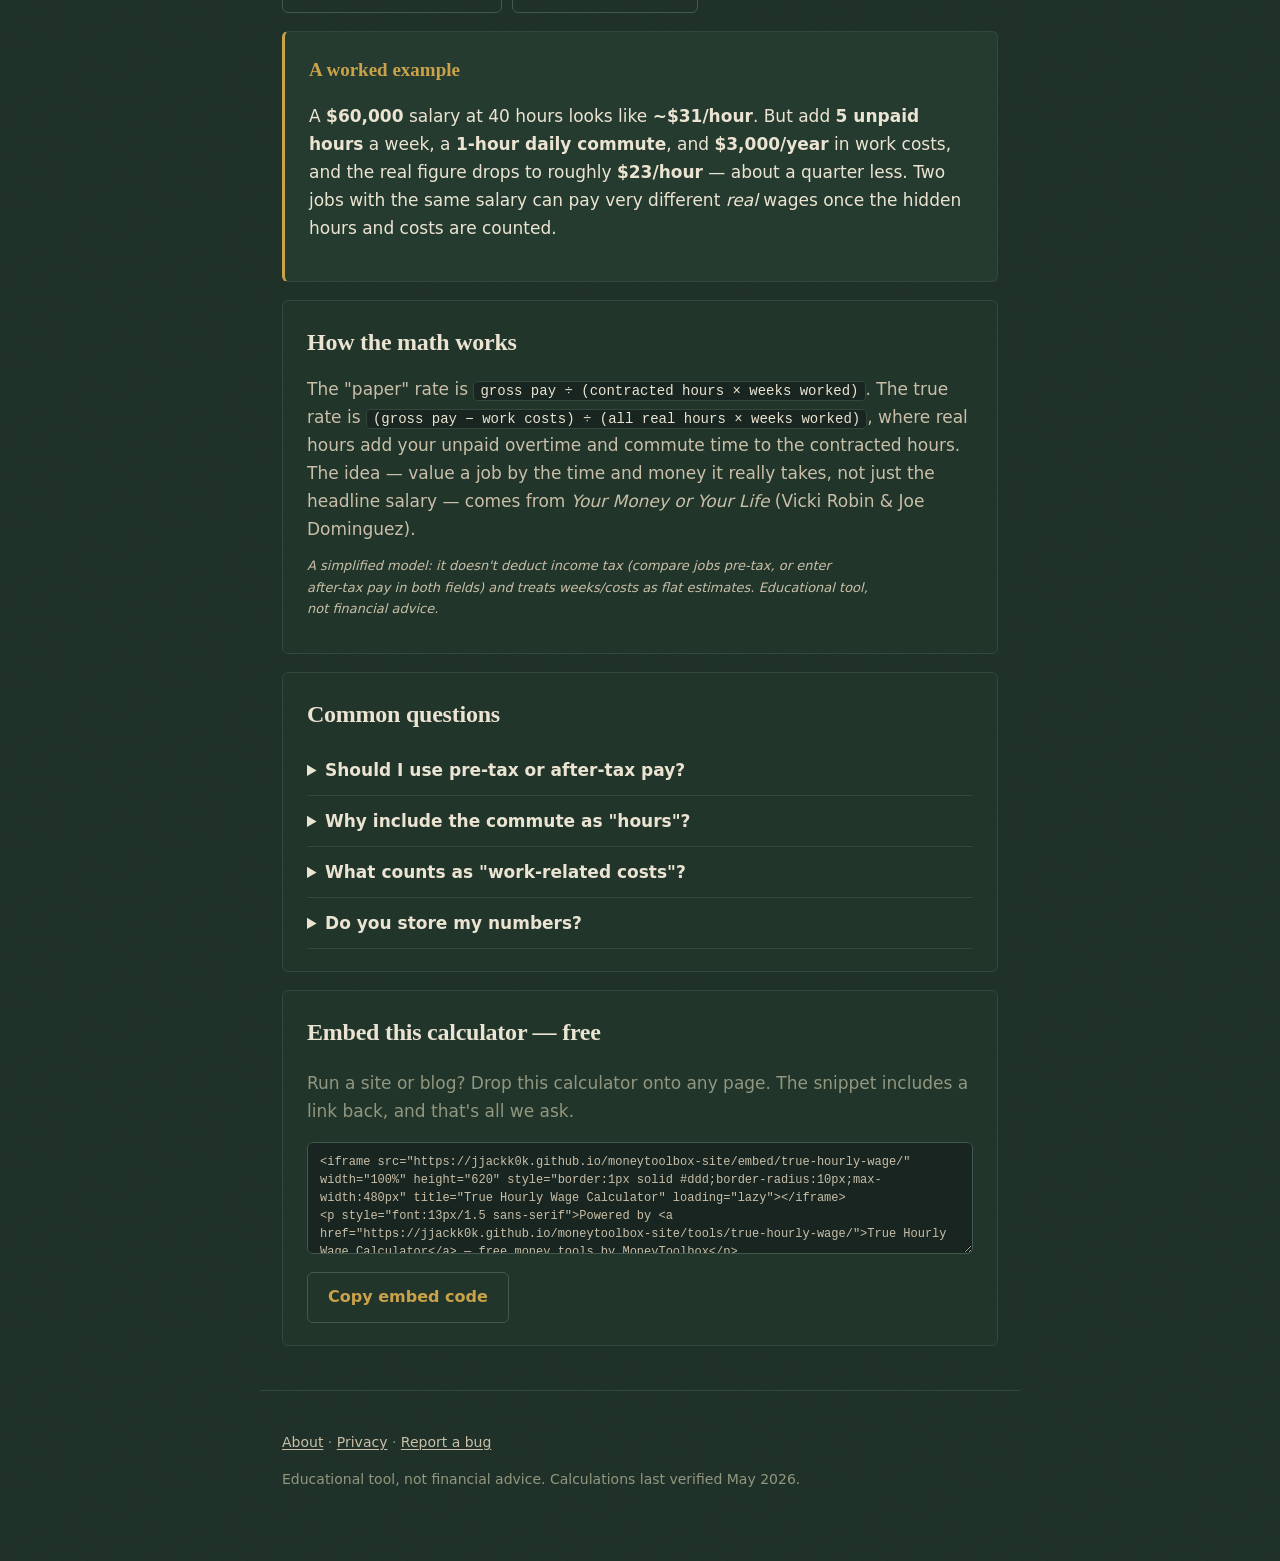
<file: tools/true-hourly-wage/index.html>
<!doctype html>
<html lang="en">
<head>
  <meta charset="utf-8">
  <meta name="viewport" content="width=device-width, initial-scale=1">
  <title>True Hourly Wage Calculator — what you really earn per hour (free)</title>
  <meta name="description" content="Free true hourly wage calculator. See what you actually earn per hour once unpaid overtime, commute time, and work costs are counted — with a live on-paper-vs-real comparison. No signup.">
  <link rel="canonical" href="https://jjackk0k.github.io/moneytoolbox-site/tools/true-hourly-wage/">
  <link rel="icon" href="../../assets/favicon.svg" type="image/svg+xml">
  <link rel="stylesheet" href="../../assets/style.css">
  <script type="application/ld+json">
  {"@context":"https://schema.org","@type":"WebApplication","name":"True Hourly Wage Calculator",
   "applicationCategory":"FinanceApplication","operatingSystem":"Web","offers":{"@type":"Offer","price":"0"},
   "dateModified":"2026-05-31","isAccessibleForFree":true}
  </script>
</head>
<body>
  <header>
    <a class="brand" href="../../">Money<span>Toolbox</span></a>
    <nav class="nav"><a href="../../about/">About</a></nav>
  </header>
  <main>
    <h1>True Hourly Wage</h1>
    <p class="lead">"Salary ÷ 40 hours" is a fantasy. This counts the unpaid overtime, the commute, and the money a
    job quietly costs you — to show what each hour of your life actually pays. Updates as you type.</p>

    <div class="card">
      <label for="gross">Gross annual pay ($)</label>
      <input id="gross" type="number" min="0" step="1000" value="60000" inputmode="decimal">
      <label for="hours">Contracted hours per week</label>
      <input id="hours" type="number" min="1" step="1" value="40" inputmode="decimal">
      <label for="extra">Extra unpaid hours per week (overtime, prep, after-hours email)</label>
      <input id="extra" type="number" min="0" step="1" value="5" inputmode="decimal">
      <label for="commuteMin">Commute minutes per day (round trip)</label>
      <input id="commuteMin" type="number" min="0" step="5" value="60" inputmode="decimal">
      <label for="commuteDays">Commute days per week</label>
      <input id="commuteDays" type="number" min="0" max="7" step="1" value="5" inputmode="decimal">
      <label for="weeks">Weeks worked per year (after holidays)</label>
      <input id="weeks" type="number" min="1" max="52" step="1" value="48" inputmode="decimal">
      <label for="costs">Annual work-related costs ($) — commuting, lunches, wardrobe, etc.</label>
      <input id="costs" type="number" min="0" step="100" value="3000" inputmode="decimal">
    </div>

    <div id="results" class="reveal" hidden>
      <div class="card"><div id="summary"></div></div>
      <div class="stats">
        <div class="stat"><span class="k">True hourly</span><span class="v brass" id="sTrue">$0</span></div>
        <div class="stat"><span class="k">On paper</span><span class="v" id="sPaper">$0</span></div>
        <div class="stat"><span class="k">Real hours / year</span><span class="v" id="sHours">0</span></div>
        <div class="stat"><span class="k">Pay cut, hidden</span><span class="v sage" id="sGap">0% less</span></div>
      </div>
      <div class="card">
        <h2 style="margin-top:0">On paper vs. real</h2>
        <div id="bars"></div>
      </div>
      <div class="share-row">
        <button class="btn-ghost" id="share" type="button">Copy shareable link</button>
        <button class="btn-ghost" id="print" type="button">Print / save PDF</button>
        <span class="hint">Nothing you enter is sent anywhere.</span>
      </div>
    </div>

    <section class="card example">
      <h3>A worked example</h3>
      <p>A <strong>$60,000</strong> salary at 40 hours looks like <strong>~$31/hour</strong>. But add <strong>5 unpaid
      hours</strong> a week, a <strong>1-hour daily commute</strong>, and <strong>$3,000/year</strong> in work costs,
      and the real figure drops to roughly <strong>$23/hour</strong> — about a quarter less. Two jobs with the same
      salary can pay very different <em>real</em> wages once the hidden hours and costs are counted.</p>
    </section>

    <section class="card prose">
      <h2 style="margin-top:0">How the math works</h2>
      <p>The "paper" rate is <code>gross pay ÷ (contracted hours × weeks worked)</code>. The true rate is
      <code>(gross pay − work costs) ÷ (all real hours × weeks worked)</code>, where real hours add your unpaid
      overtime and commute time to the contracted hours. The idea — value a job by the time and money it really takes,
      not just the headline salary — comes from <em>Your Money or Your Life</em> (Vicki Robin &amp; Joe Dominguez).</p>
      <p class="disclaimer">A simplified model: it doesn't deduct income tax (compare jobs pre-tax, or enter after-tax
      pay in both fields) and treats weeks/costs as flat estimates. Educational tool, not financial advice.</p>
    </section>

    <section class="card">
      <h2 style="margin-top:0">Common questions</h2>
      <details><summary>Should I use pre-tax or after-tax pay?</summary>
        <p>Either — just be consistent. For comparing two job offers, pre-tax is usually fine. To see real take-home
        value, enter your after-tax pay.</p></details>
      <details><summary>Why include the commute as "hours"?</summary>
        <p>Because it's time you spend for the job that you wouldn't otherwise. Counting it often changes which of two
        jobs is actually better paid per hour of your life.</p></details>
      <details><summary>What counts as "work-related costs"?</summary>
        <p>Anything you only pay because of the job: commuting/fuel/parking, work clothes, bought lunches, work-tied
        childcare, etc. Estimate the yearly total.</p></details>
      <details><summary>Do you store my numbers?</summary>
        <p>No. Everything runs in your browser; nothing is sent anywhere, and there's no tracker on this page.</p></details>
    </section>
    <section class="card">
      <h2 style="margin-top:0">Embed this calculator — free</h2>
      <p class="muted">Run a site or blog? Drop this calculator onto any page. The snippet includes a link back, and that's all we ask.</p>
      <textarea class="embed-code" id="embedCode" readonly rows="5">&lt;iframe src="https://jjackk0k.github.io/moneytoolbox-site/embed/true-hourly-wage/" width="100%" height="620" style="border:1px solid #ddd;border-radius:10px;max-width:480px" title="True Hourly Wage Calculator" loading="lazy"&gt;&lt;/iframe&gt;
&lt;p style="font:13px/1.5 sans-serif"&gt;Powered by &lt;a href="https://jjackk0k.github.io/moneytoolbox-site/tools/true-hourly-wage/"&gt;True Hourly Wage Calculator&lt;/a&gt; — free money tools by MoneyToolbox&lt;/p&gt;</textarea>
      <button class="btn-ghost" data-copy="#embedCode" type="button">Copy embed code</button>
    </section>
  </main>
  <footer>
    <p><a href="../../about/">About</a> · <a href="../../privacy/">Privacy</a> · <a href="https://github.com/jjackk0k/moneytoolbox-site/issues">Report a bug</a></p>
    <p class="muted">Educational tool, not financial advice. Calculations last verified May 2026.</p>
  </footer>
  <script src="../../assets/ui.js"></script>
  <script src="app.js"></script>
</body>
</html>
</file>
<file: assets/style.css>
/* MoneyToolbox — "Deep Green Premium": heritage / private-bank vibe.
   Deep pine base, warm cream serif text, brass accents. Anchored to the logo.
   Deliberately NOT AI-slop: warm (not pure-black), serif display, brass (not neon), no glow. */

:root {
  --bg: #1c2e26;           /* deep pine */
  --bg-2: #182520;         /* deeper section */
  --panel: #21352b;        /* lifted card panel */
  --panel-2: #253b30;
  --cream: #ece4d2;        /* primary text */
  --cream-soft: #c9bfa8;   /* secondary text */
  --muted: #92977f;        /* muted / captions */
  --brass: #c9a24a;        /* primary accent */
  --brass-bright: #ddb55f;
  --sage: #8fb79c;         /* positive / growth */
  --line: #34473d;         /* hairline */
  --line-strong: #44594d;
  --radius: 6px;
  --max: 760px;
  --serif: "Iowan Old Style", "Palatino Linotype", Palatino, "Book Antiqua", Georgia, serif;
  --sans: "Avenir Next", "Segoe UI", Tahoma, system-ui, -apple-system, sans-serif;
}

* { box-sizing: border-box; }
html { -webkit-text-size-adjust: 100%; }
body {
  margin: 0; color: var(--cream); background-color: var(--bg);
  /* faint grain for warmth/texture (a human-made signal) */
  background-image: url("data:image/svg+xml,%3Csvg xmlns='http://www.w3.org/2000/svg' width='160' height='160'%3E%3Cfilter id='n'%3E%3CfeTurbulence type='fractalNoise' baseFrequency='0.9' numOctaves='2' stitchTiles='stitch'/%3E%3C/filter%3E%3Crect width='100%25' height='100%25' filter='url(%23n)' opacity='0.04'/%3E%3C/svg%3E");
  font-family: var(--sans); font-size: 17px; line-height: 1.65;
}

a { color: var(--brass); text-decoration-thickness: 1px; text-underline-offset: 2px; }
a:hover { color: var(--brass-bright); }

header, main, footer { max-width: var(--max); margin: 0 auto; padding: 0 22px; }

/* --- header: wordmark + brass coin mark, hairline rule --- */
header {
  display: flex; align-items: center; justify-content: space-between;
  padding-top: 24px; padding-bottom: 16px; margin-bottom: 8px;
  border-bottom: 1px solid var(--line);
}
.brand {
  display: inline-flex; align-items: center; gap: 11px;
  font-family: var(--serif); font-size: 22px; font-weight: 600; letter-spacing: -.01em;
  color: var(--cream); text-decoration: none;
}
.brand::before {
  content: "M"; flex: 0 0 auto;
  width: 30px; height: 30px; border-radius: 7px;
  background: var(--brass); color: var(--bg);
  font-family: var(--serif); font-style: italic; font-weight: 600; font-size: 19px;
  display: inline-flex; align-items: center; justify-content: center;
}
.brand span { color: var(--brass); font-style: italic; }
.nav a { font-size: 15px; color: var(--cream-soft); text-decoration: none; }
.nav a:hover { color: var(--brass); text-decoration: underline; }

/* --- headings: serif display, cream, left-aligned, no gradients --- */
h1 { font-family: var(--serif); font-weight: 600; font-size: clamp(30px, 5.5vw, 46px);
  line-height: 1.08; letter-spacing: -.015em; margin: .5em 0 .22em; color: var(--cream); }
h2 { font-family: var(--serif); font-weight: 600; font-size: 24px; letter-spacing: -.01em; margin: 1.7em 0 .4em; }
h3 { font-family: var(--serif); font-weight: 600; font-size: 19px; margin: 0 0 6px; }

.lead { font-size: 20px; line-height: 1.55; color: var(--cream-soft); max-width: 60ch; }

.hero { padding: 12px 0 4px; }
.hero h1 { position: relative; display: inline-block; }
.hero .underline { display: block; width: min(300px, 72%); height: 12px; margin: -2px 0 16px; color: var(--brass); }

/* --- cards: deep panels, hairline borders, no glow --- */
.card { background: var(--panel); border: 1px solid var(--line); border-radius: var(--radius);
  padding: 22px 24px; margin: 18px 0; }

/* --- tools: featured editorial list, not a uniform glowing grid --- */
.grid { display: flex; flex-direction: column; gap: 0; margin-top: 6px; }
.tool-link { display: block; text-decoration: none; color: inherit; border-top: 1px solid var(--line); }
.tool-link:first-child { border-top: 0; }
.tool-link .card { margin: 0; border-radius: 0; border: 0; background: transparent;
  padding: 20px 4px; display: flex; gap: 16px; align-items: baseline; transition: padding-left .15s ease; }
.tool-link:hover .card { padding-left: 12px; }
.tool-link .card::before { content: "→"; color: var(--brass); font-size: 18px; opacity: 0;
  transition: opacity .15s ease; margin-left: -22px; }
.tool-link:hover .card::before { opacity: 1; }
.tool-link h3 { flex: 0 0 auto; color: var(--cream); }
.tool-link .card > div { flex: 1; }
.tool-link p { margin: 4px 0 0; color: var(--muted); font-size: 15.5px; }
.feature h3 { color: var(--cream); }
.soon { opacity: .5; }

.tag { display: inline-block; margin-top: 8px; font-family: var(--sans); font-size: 11px; font-weight: 700;
  letter-spacing: .08em; text-transform: uppercase; color: var(--brass); }
.muted-tag { color: var(--muted); }

/* --- forms --- */
label { display: block; font-size: 14px; color: var(--cream-soft); font-weight: 600; margin: 14px 0 5px; }
input, select { width: 100%; padding: 10px 12px; background: var(--bg-2); color: var(--cream);
  border: 1px solid var(--line-strong); border-radius: var(--radius); font: inherit; font-size: 16px; }
input:focus, select:focus { outline: 2px solid var(--brass); outline-offset: 0; border-color: var(--brass); }
input::placeholder { color: var(--muted); }

button { cursor: pointer; border: 1px solid transparent; border-radius: var(--radius); padding: 11px 20px;
  font: inherit; font-weight: 600; font-size: 16px; }
.btn-primary { background: var(--brass); color: var(--bg); }
.btn-primary:hover { background: var(--brass-bright); }
.btn-ghost { background: transparent; color: var(--brass); border-color: var(--line-strong); }
.btn-ghost:hover { border-color: var(--brass); }

/* --- tables --- */
table { width: 100%; border-collapse: collapse; margin: 10px 0; }
th, td { text-align: left; padding: 9px 10px; border-bottom: 1px solid var(--line); font-size: 15px; }
th { color: var(--muted); font-weight: 600; font-size: 13px; letter-spacing: .03em; text-transform: uppercase; }

.debt-row { display: grid; grid-template-columns: 1.4fr 1fr 1fr 1fr auto; gap: 9px; align-items: end; margin-bottom: 9px; }

/* --- results: serif, brass headline figure --- */
.result-big { font-family: var(--serif); font-size: 40px; font-weight: 600; line-height: 1.1; color: var(--brass); margin: 6px 0; }
.win { color: var(--sage); }
.muted { color: var(--muted); }

/* --- distinct callouts (break uniformity) --- */
.note { border: 1px solid var(--line); border-left: 3px solid var(--brass); background: var(--bg-2); }
.example { border: 1px solid var(--line); border-left: 3px solid var(--brass); background: var(--panel-2); }
.example h3 { color: var(--brass); }

.affiliate-slot { border: 1px dashed var(--line-strong); background: transparent; color: var(--muted); font-size: 14px; }

details { border-bottom: 1px solid var(--line); padding: 11px 0; }
details summary { cursor: pointer; font-weight: 600; color: var(--cream); }
details summary:hover { color: var(--brass); }
details p { color: var(--cream-soft); margin: 9px 0 0; }

.prose p { margin: 12px 0; max-width: 68ch; color: var(--cream-soft); }
.prose h2, .prose h1 { color: var(--cream); }
.prose code { background: var(--bg-2); border: 1px solid var(--line); border-radius: 4px; padding: 1px 6px;
  font-size: 14px; font-family: "SF Mono", "Cascadia Mono", Menlo, Consolas, monospace; color: var(--cream); }
.disclaimer { font-size: 13px; color: var(--muted); font-style: italic; margin-top: 10px; }

footer { color: var(--muted); font-size: 14px; padding: 26px 22px 56px; margin-top: 44px; border-top: 1px solid var(--line); }
footer a { color: var(--cream-soft); }

@media (max-width: 620px) {
  body { font-size: 16px; }
  .debt-row { grid-template-columns: 1fr 1fr; }
  .tool-link .card { flex-direction: column; gap: 2px; }
}

/* ============ enhanced components ============ */

/* charts */
.chart { width: 100%; height: auto; display: block; margin: 6px 0 4px; overflow: visible; }
.legend { display: flex; flex-wrap: wrap; gap: 18px; font-size: 13px; color: var(--cream-soft); margin-top: 6px; }
.legend span { display: inline-flex; align-items: center; gap: 7px; }
.dot { width: 11px; height: 11px; border-radius: 3px; display: inline-block; }

/* custom stat tiles (the "custom boxes") */
.stats { display: grid; grid-template-columns: repeat(auto-fit, minmax(150px, 1fr)); gap: 12px; margin: 14px 0 4px; }
.stat { background: var(--bg-2); border: 1px solid var(--line); border-radius: var(--radius);
  padding: 14px 16px; position: relative; overflow: hidden; }
.stat::before { content: ""; position: absolute; left: 0; top: 0; bottom: 0; width: 3px; background: var(--brass); }
.stat .k { display: block; font-size: 12px; letter-spacing: .04em; text-transform: uppercase; color: var(--muted); margin-bottom: 4px; }
.stat .v { font-family: var(--serif); font-size: 26px; font-weight: 600; color: var(--cream); line-height: 1.1; }
.stat .v.brass { color: var(--brass); }
.stat .v.sage { color: var(--sage); }

/* horizontal comparison bars */
.bar-row { margin: 12px 0; }
.bar-head { display: flex; justify-content: space-between; font-size: 14px; color: var(--cream-soft); margin-bottom: 5px; }
.bar-head strong { color: var(--cream); font-family: var(--serif); }
.bar-track { height: 12px; background: var(--bg-2); border: 1px solid var(--line); border-radius: 20px; overflow: hidden; }
.bar-fill { height: 100%; width: 0; border-radius: 20px; transition: width 1s cubic-bezier(.22,.61,.36,1); }

/* range sliders */
.slider { -webkit-appearance: none; appearance: none; width: 100%; height: 5px; border-radius: 20px;
  background: var(--line-strong); outline: none; margin: 12px 0 2px; padding: 0; border: 0; }
.slider::-webkit-slider-thumb { -webkit-appearance: none; appearance: none; width: 20px; height: 20px; border-radius: 50%;
  background: var(--brass); cursor: pointer; border: 3px solid var(--bg); box-shadow: 0 0 0 1px var(--brass); }
.slider::-moz-range-thumb { width: 18px; height: 18px; border-radius: 50%; background: var(--brass); cursor: pointer; border: 3px solid var(--bg); }

/* custom number stepper — replaces the basic native spin arrows */
input[type=number]::-webkit-inner-spin-button,
input[type=number]::-webkit-outer-spin-button { -webkit-appearance: none; margin: 0; }
input[type=number] { -moz-appearance: textfield; appearance: textfield; }
.num-wrap { position: relative; }
.num-wrap input[type=number] { padding-right: 44px; }
.stepper { position: absolute; top: 1px; right: 1px; bottom: 1px; width: 36px;
  display: flex; flex-direction: column; border-left: 1px solid var(--line);
  border-radius: 0 var(--radius) var(--radius) 0; overflow: hidden; }
.stepper .step { flex: 1; min-height: 0; padding: 0; border: 0; cursor: pointer;
  background: var(--bg-2); color: var(--brass); display: flex; align-items: center; justify-content: center;
  transition: background .12s ease, color .12s ease; }
.stepper .step.up { border-bottom: 1px solid var(--line); }
.stepper .step:hover { background: var(--panel-2); color: var(--brass-bright); }
.stepper .step:active { background: var(--brass); color: var(--bg); }
.stepper .step svg { width: 13px; height: 13px; display: block; }
.num-wrap input[type=number]:focus ~ .stepper { border-left-color: var(--brass); }

/* result reveal animation */
.reveal { opacity: 0; transform: translateY(10px); transition: opacity .5s ease, transform .5s ease; }
.reveal.in { opacity: 1; transform: none; }

/* share row */
.share-row { display: flex; gap: 10px; flex-wrap: wrap; align-items: center; margin-top: 8px; }
.share-row .hint { font-size: 13px; color: var(--muted); }

@media (prefers-reduced-motion: reduce) {
  .bar-fill, .reveal { transition: none !important; }
  .reveal { opacity: 1; transform: none; }
}

/* embeddable widget mode (loaded in an iframe on other sites) */
body.embed { font-size: 15px; }
body.embed main { padding: 14px 16px; max-width: 100%; margin: 0; }
body.embed .card { margin: 12px 0; padding: 16px; }
body.embed h2 { font-size: 18px; margin: 0 0 8px; }
.attrib { display: block; text-align: right; font-size: 12px; color: var(--muted); margin-top: 10px; text-decoration: none; }
.attrib:hover { color: var(--brass); }
.attrib b { color: var(--brass); font-weight: 600; }

/* embed-code generator box on full tool pages */
.embed-code { width: 100%; min-height: 92px; resize: vertical; box-sizing: border-box;
  font-family: "SF Mono", "Cascadia Mono", Menlo, Consolas, monospace; font-size: 12px; line-height: 1.5;
  background: var(--bg-2); color: var(--cream-soft); border: 1px solid var(--line-strong);
  border-radius: var(--radius); padding: 10px 12px; margin-bottom: 10px; }

/* print: a clean one-page report — just the headline + the result, nothing else */
@media print {
  :root { --bg:#fff; --bg-2:#fff; --panel:#fff; --cream:#111; --cream-soft:#222; --muted:#555;
    --line:#d8d8d8; --line-strong:#bbb; --brass:#8a6312; --sage:#1f6b46; }
  @page { margin: 1.6cm; }
  body { background: #fff !important; color: #111; font-size: 12pt; }

  /* hide everything that isn't the result */
  header nav, .nav, footer, button, .share-row, .lead,
  main > .card, main > section, #results details { display: none !important; }

  /* keep a clean header just with the wordmark */
  header { border-bottom: 1px solid #ccc; margin-bottom: 12px; padding-top: 0; }
  .brand { color: #111; }
  .brand::before { background: #8a6312; color: #fff; }

  /* the result, always visible and tidy */
  #results { opacity: 1 !important; transform: none !important; }
  #results .card, .stat { background: #fff !important; border: 1px solid #ddd !important; box-shadow: none !important; break-inside: avoid; }
  .stat::before { background: #8a6312 !important; }
  .chart, .stats, .bar-row { break-inside: avoid; }

  /* small report footer */
  #results::after { content: "Generated with MoneyToolbox  ·  jjackk0k.github.io/moneytoolbox-site";
    display: block; margin-top: 16px; padding-top: 8px; border-top: 1px solid #ddd; font-size: 9pt; color: #777; }
}
</file>
